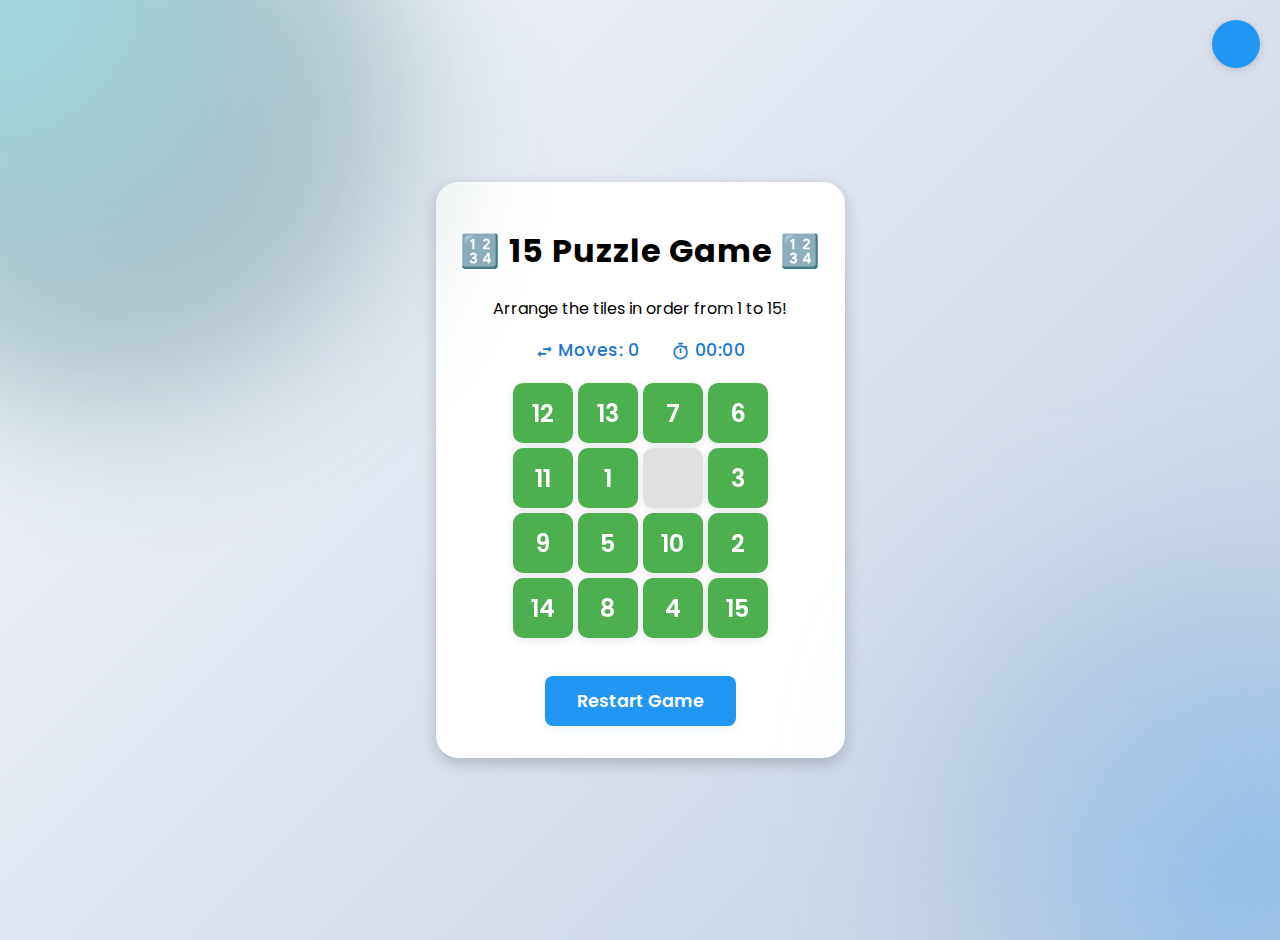
<file: projects/15 Sliding Puzzle/index.html>
<!DOCTYPE html>
<html lang="en">
  <head>
    <meta charset="UTF-8" />
    <meta name="viewport" content="width=device-width, initial-scale=1.0" />
    <title>15 Puzzle Game</title>
    <link rel="stylesheet" href="style.css" />
    <!-- Google Fonts for Material Icons and Poppins font -->
    <link
      href="https://fonts.googleapis.com/icon?family=Material+Icons"
      rel="stylesheet"
    />
    <link
      href="https://fonts.googleapis.com/css2?family=Poppins:wght@400;600;700&display=swap"
      rel="stylesheet"
    />
  </head>
  <body>
    <button id="toggle-dark" class="toggle-dark-btn">
      <span id="toggle-dark-icon" class="material-icons">dark_mode</span>
    </button>
    <div class="container">
      <h1>🔢 15 Puzzle Game 🔢</h1>
      <p>Arrange the tiles in order from 1 to 15!</p>
      <div class="game-stats">
        <span id="move-counter"
          ><span
            class="material-icons"
            style="font-size: 1.1em; vertical-align: middle"
            >swap_horiz</span
          >
          Moves: 0</span
        >
        <span id="timer"
          ><span
            class="material-icons"
            style="font-size: 1.1em; vertical-align: middle"
            >timer</span
          >
          00:00</span
        >
      </div>
      <div id="puzzle" class="puzzle"></div>
      <h2 id="message"></h2>
      <button id="restart">Restart Game</button>
      <div
        id="confetti-canvas"
        style="
          position: absolute;
          left: 0;
          top: 0;
          width: 100%;
          height: 100%;
          pointer-events: none;
          z-index: 10;
          display: none;
        "
      ></div>
    </div>

    <script src="script.js"></script>
    <script>
      // Theme toggle logic: initialize from main site, then standalone
      const toggleDarkBtn = document.getElementById("toggle-dark");
      const toggleDarkIcon = document.getElementById("toggle-dark-icon");
      const html = document.documentElement;

      function setThemeByName(theme) {
        if (theme === "dark") {
          document.body.classList.add("dark-mode");
          toggleDarkIcon.textContent = "light_mode";
        } else {
          document.body.classList.remove("dark-mode");
          toggleDarkIcon.textContent = "dark_mode";
        }
        html.setAttribute("data-theme", theme);
      }

      // Prefer gameTheme, else use main site theme
      const savedGameTheme = localStorage.getItem("gameTheme");
      const mainSiteTheme = localStorage.getItem("theme") || "light";
      const initialTheme = savedGameTheme || mainSiteTheme;
      setThemeByName(initialTheme);

      toggleDarkBtn.addEventListener("click", () => {
        const currentTheme =
          html.getAttribute("data-theme") === "dark" ? "dark" : "light";
        const newTheme = currentTheme === "dark" ? "light" : "dark";
        setThemeByName(newTheme);
        localStorage.setItem("gameTheme", newTheme);
      });
    </script>
  </body>
</html>
</file>
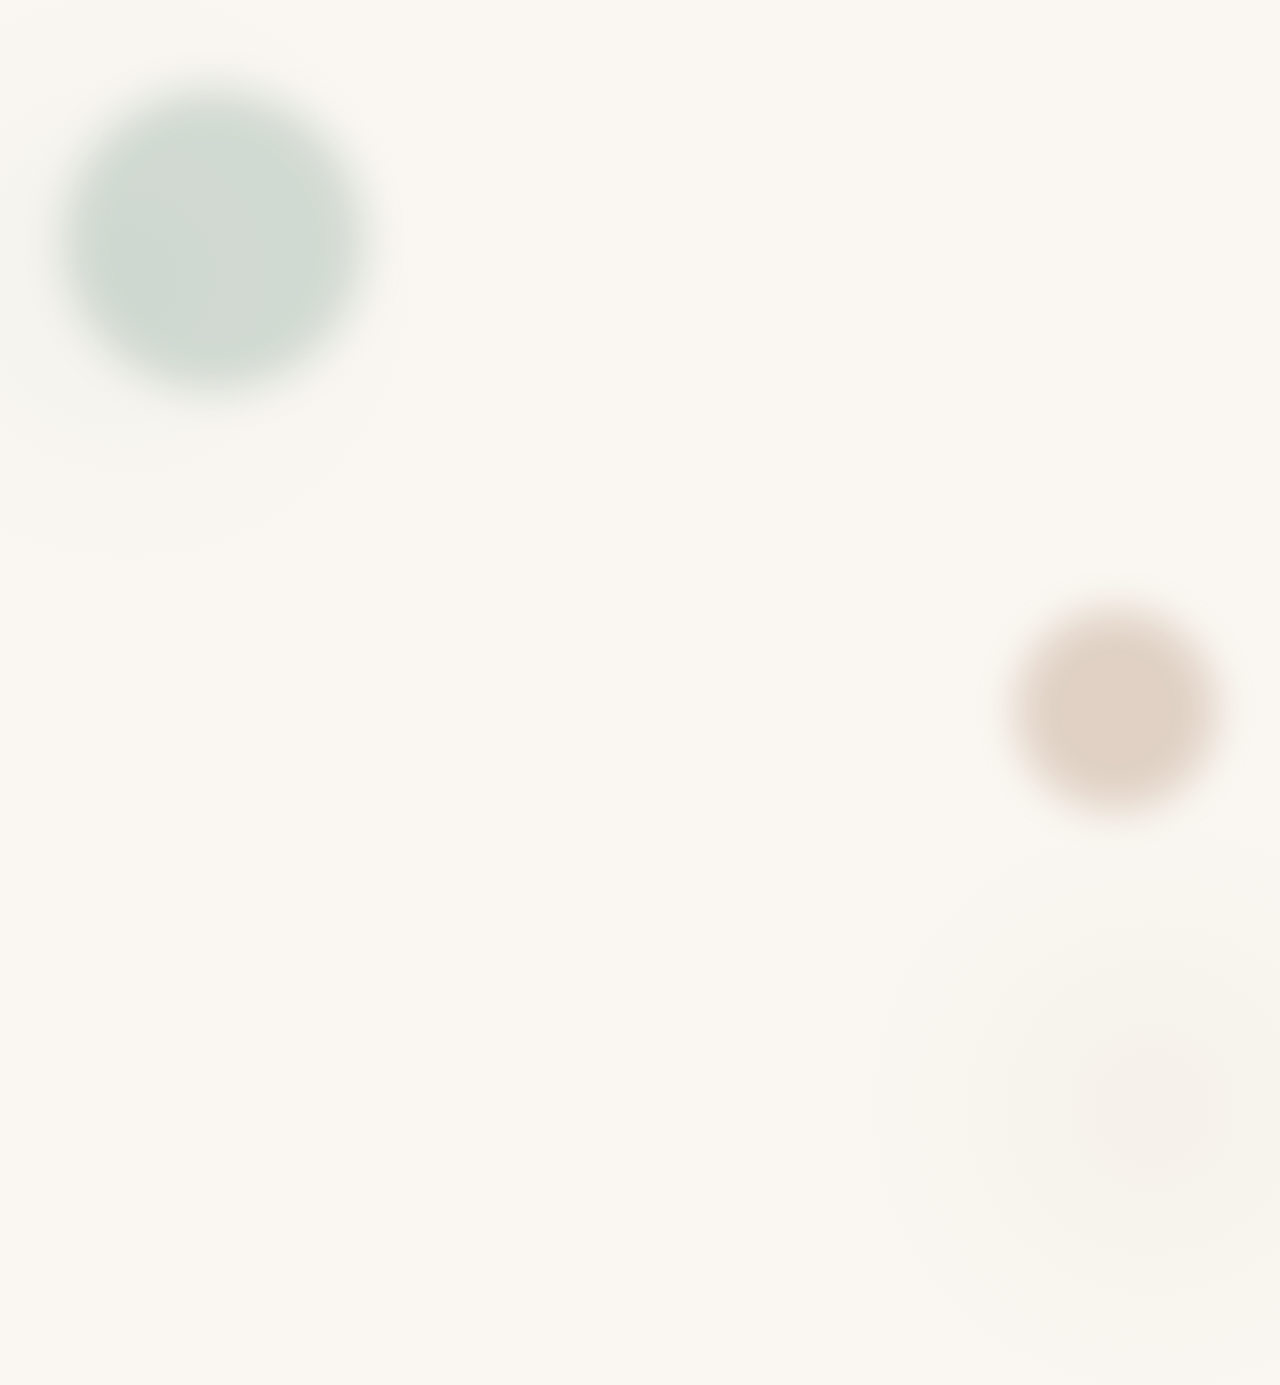
<file: projects/365Days/index.html>
<!DOCTYPE html>
<html lang="en">
<head>
    <meta charset="UTF-8">
    <meta name="viewport" content="width=device-width, initial-scale=1.0">
    <title>365 Days • Progress Tracker</title>
    <link rel="stylesheet" href="https://cdnjs.cloudflare.com/ajax/libs/font-awesome/6.4.0/css/all.min.css">
    <link href="https://fonts.googleapis.com/css2?family=Inter:wght@300;400;500;600&family=Playfair+Display:wght@400;500&display=swap" rel="stylesheet">
    <style>
        :root {
            --color-primary: #7C9D8E;
            --color-secondary: #D4C9B8;
            --color-accent: #A67B5B;
            --color-background: #FAF7F2;
            --color-text: #4A4A4A;
            --color-text-light: #8B8B8B;
            --color-card: rgba(255, 255, 255, 0.85);
            --shadow-subtle: 0 8px 30px rgba(0, 0, 0, 0.04);
            --shadow-elevated: 0 15px 40px rgba(0, 0, 0, 0.08);
            --border-radius: 20px;
            --transition-smooth: all 0.5s cubic-bezier(0.2, 0.8, 0.2, 1);
        }

        * {
            margin: 0;
            padding: 0;
            box-sizing: border-box;
        }

        body {
            font-family: 'Inter', sans-serif;
            background: var(--color-background);
            color: var(--color-text);
            min-height: 100vh;
            padding: 20px;
            display: flex;
            justify-content: center;
            align-items: center;
            background-image: 
                radial-gradient(circle at 10% 20%, rgba(124, 157, 142, 0.05) 0%, transparent 20%),
                radial-gradient(circle at 90% 80%, rgba(166, 123, 91, 0.05) 0%, transparent 20%);
            overflow-x: hidden;
        }

        .container {
            width: 100%;
            max-width: 1200px;
            padding: 30px;
        }

        /* Header Styles */
        .header {
            text-align: center;
            margin-bottom: 50px;
            position: relative;
        }

        .header::after {
            content: '';
            position: absolute;
            bottom: -20px;
            left: 50%;
            transform: translateX(-50%);
            width: 120px;
            height: 2px;
            background: linear-gradient(to right, transparent, var(--color-primary), transparent);
        }

        .main-title {
            font-family: 'Playfair Display', serif;
            font-size: 3.5rem;
            font-weight: 500;
            color: var(--color-primary);
            margin-bottom: 10px;
            letter-spacing: -0.5px;
        }

        .subtitle {
            font-size: 1.2rem;
            color: var(--color-text-light);
            font-weight: 300;
            letter-spacing: 1px;
        }

        .current-date {
            font-size: 1.3rem;
            color: var(--color-primary);
            margin-top: 20px;
            font-weight: 500;
            display: flex;
            align-items: center;
            justify-content: center;
            gap: 10px;
        }

        .current-date i {
            font-size: 1.1rem;
        }

        /* Stats Container */
        .stats-container {
            display: grid;
            grid-template-columns: repeat(auto-fit, minmax(250px, 1fr));
            gap: 25px;
            margin-bottom: 50px;
        }

        .stat-card {
            background: var(--color-card);
            border-radius: var(--border-radius);
            padding: 30px;
            box-shadow: var(--shadow-subtle);
            border: 1px solid rgba(255, 255, 255, 0.8);
            backdrop-filter: blur(10px);
            transition: var(--transition-smooth);
            position: relative;
            overflow: hidden;
        }

        .stat-card:hover {
            transform: translateY(-8px);
            box-shadow: var(--shadow-elevated);
        }

        .stat-card::before {
            content: '';
            position: absolute;
            top: 0;
            left: 0;
            width: 100%;
            height: 4px;
            background: linear-gradient(to right, var(--color-primary), var(--color-accent));
        }

        .stat-icon {
            font-size: 2.2rem;
            color: var(--color-primary);
            margin-bottom: 15px;
            opacity: 0.8;
        }

        .stat-value {
            font-size: 3.5rem;
            font-weight: 300;
            color: var(--color-primary);
            line-height: 1;
            margin-bottom: 5px;
            font-family: 'Playfair Display', serif;
        }

        .stat-label {
            font-size: 1.1rem;
            color: var(--color-text-light);
            font-weight: 400;
            letter-spacing: 0.5px;
        }

        /* Progress Circle */
        .progress-circle-container {
            display: flex;
            justify-content: center;
            margin: 50px 0;
        }

        .progress-circle {
            position: relative;
            width: 220px;
            height: 220px;
        }

        .circle-bg {
            fill: none;
            stroke: rgba(124, 157, 142, 0.1);
            stroke-width: 8;
        }

        .circle-progress {
            fill: none;
            stroke: var(--color-primary);
            stroke-width: 8;
            stroke-linecap: round;
            transform: rotate(-90deg);
            transform-origin: 50% 50%;
            transition: stroke-dashoffset 1.5s ease-in-out;
        }

        .circle-text {
            position: absolute;
            top: 50%;
            left: 50%;
            transform: translate(-50%, -50%);
            text-align: center;
        }

        .circle-percentage {
            font-size: 2.8rem;
            font-weight: 300;
            color: var(--color-primary);
            font-family: 'Playfair Display', serif;
        }

        .circle-label {
            font-size: 1rem;
            color: var(--color-text-light);
            letter-spacing: 1px;
            margin-top: 5px;
        }

        /* Year Dots */
        .year-dots-container {
            background: var(--color-card);
            border-radius: var(--border-radius);
            padding: 40px;
            box-shadow: var(--shadow-subtle);
            backdrop-filter: blur(10px);
            margin-bottom: 40px;
            border: 1px solid rgba(255, 255, 255, 0.8);
        }

        .months-indicator {
            display: flex;
            justify-content: space-between;
            margin-bottom: 25px;
            padding: 0 10px;
        }

        .month-label {
            font-size: 0.85rem;
            color: var(--color-text-light);
            font-weight: 500;
            text-transform: uppercase;
            letter-spacing: 1px;
        }

        .dots-grid {
            display: flex;
            flex-wrap: wrap;
            gap: 8px;
            justify-content: center;
        }

        .dot {
            width: 16px;
            height: 16px;
            border-radius: 50%;
            background-color: rgba(124, 157, 142, 0.1);
            transition: var(--transition-smooth);
            position: relative;
            overflow: hidden;
        }

        .dot::before {
            content: '';
            position: absolute;
            top: 0;
            left: 0;
            width: 100%;
            height: 100%;
            border-radius: 50%;
            background: inherit;
            z-index: 1;
        }

        .dot.filled {
            background-color: var(--color-primary);
            box-shadow: 0 4px 12px rgba(124, 157, 142, 0.3);
        }

        .dot.current {
            background-color: var(--color-accent);
            animation: pulse 2s infinite;
            box-shadow: 0 0 0 4px rgba(166, 123, 91, 0.2);
        }

        .dot.future {
            background-color: rgba(124, 157, 142, 0.05);
        }

        .dot:hover {
            transform: scale(1.3);
        }

        @keyframes pulse {
            0% { box-shadow: 0 0 0 0 rgba(166, 123, 91, 0.4); }
            70% { box-shadow: 0 0 0 10px rgba(166, 123, 91, 0); }
            100% { box-shadow: 0 0 0 0 rgba(166, 123, 91, 0); }
        }

        /* Theme Selector */
        .theme-selector {
            display: flex;
            justify-content: center;
            gap: 15px;
            margin-top: 40px;
        }

        .theme-btn {
            width: 50px;
            height: 50px;
            border-radius: 50%;
            border: 2px solid transparent;
            cursor: pointer;
            transition: var(--transition-smooth);
            position: relative;
            overflow: hidden;
            box-shadow: 0 5px 15px rgba(0, 0, 0, 0.05);
        }

        .theme-btn::after {
            content: '';
            position: absolute;
            top: 0;
            left: 0;
            width: 100%;
            height: 100%;
            border-radius: 50%;
            background: inherit;
        }

        .theme-btn:hover {
            transform: translateY(-5px) scale(1.1);
        }

        .theme-btn.active {
            border-color: var(--color-primary);
            box-shadow: 0 8px 20px rgba(0, 0, 0, 0.1);
        }

        .theme-btn i {
            position: absolute;
            top: 50%;
            left: 50%;
            transform: translate(-50%, -50%);
            color: white;
            font-size: 1.2rem;
            z-index: 2;
            text-shadow: 0 2px 5px rgba(0, 0, 0, 0.2);
        }

        /* Footer */
        .footer {
            text-align: center;
            margin-top: 50px;
            color: var(--color-text-light);
            font-size: 0.95rem;
            letter-spacing: 0.5px;
            padding-top: 30px;
            border-top: 1px solid rgba(124, 157, 142, 0.1);
        }

        .footer p {
            margin-bottom: 10px;
        }

        /* Responsive Design */
        @media (max-width: 992px) {
            .container {
                padding: 20px;
            }
            
            .main-title {
                font-size: 2.8rem;
            }
            
            .stat-value {
                font-size: 2.8rem;
            }
            
            .dot {
                width: 14px;
                height: 14px;
            }
        }

        @media (max-width: 768px) {
            .main-title {
                font-size: 2.2rem;
            }
            
            .stats-container {
                grid-template-columns: 1fr;
                gap: 20px;
            }
            
            .progress-circle {
                width: 180px;
                height: 180px;
            }
            
            .circle-percentage {
                font-size: 2.2rem;
            }
            
            .dot {
                width: 12px;
                height: 12px;
            }
            
            .dots-grid {
                gap: 6px;
            }
            
            .year-dots-container {
                padding: 25px;
            }
            
            .month-label {
                font-size: 0.7rem;
            }
        }

        @media (max-width: 480px) {
            .main-title {
                font-size: 1.9rem;
            }
            
            .subtitle {
                font-size: 1rem;
            }
            
            .stat-card {
                padding: 20px;
            }
            
            .dot {
                width: 10px;
                height: 10px;
            }
            
            .dots-grid {
                gap: 5px;
            }
            
            .theme-btn {
                width: 40px;
                height: 40px;
            }
        }

        /* Floating Background Elements */
        .floating-element {
            position: fixed;
            border-radius: 50%;
            z-index: -1;
            opacity: 0.3;
            filter: blur(20px);
        }

        .floating-1 {
            width: 300px;
            height: 300px;
            background: var(--color-primary);
            top: 10%;
            left: 5%;
            animation: float 20s infinite ease-in-out;
        }

        .floating-2 {
            width: 200px;
            height: 200px;
            background: var(--color-accent);
            bottom: 10%;
            right: 5%;
            animation: float 25s infinite ease-in-out reverse;
        }

        @keyframes float {
            0%, 100% { transform: translateY(0) rotate(0deg); }
            50% { transform: translateY(-30px) rotate(180deg); }
        }

        /* Load-in Animation */
        .animate-in {
            animation: fadeInUp 0.8s ease-out forwards;
            opacity: 0;
        }

        @keyframes fadeInUp {
            from {
                opacity: 0;
                transform: translateY(30px);
            }
            to {
                opacity: 1;
                transform: translateY(0);
            }
        }

        /* Custom Scrollbar */
        ::-webkit-scrollbar {
            width: 8px;
        }

        ::-webkit-scrollbar-track {
            background: rgba(124, 157, 142, 0.05);
            border-radius: 10px;
        }

        ::-webkit-scrollbar-thumb {
            background: var(--color-primary);
            border-radius: 10px;
        }
    </style>
</head>
<body>
    <!-- Floating Background Elements -->
    <div class="floating-element floating-1"></div>
    <div class="floating-element floating-2"></div>

    <div class="container">
        <!-- Header -->
        <header class="header animate-in" style="animation-delay: 0.1s">
            <h1 class="main-title">365 Days</h1>
            <p class="subtitle">Year Progress Tracker</p>
            <div class="current-date">
                <i class="fas fa-calendar-day"></i>
                <span id="currentDate">Loading...</span>
            </div>
        </header>

        <!-- Stats Cards -->
        <div class="stats-container">
            <div class="stat-card animate-in" style="animation-delay: 0.2s">
                <div class="stat-icon">
                    <i class="fas fa-check-circle"></i>
                </div>
                <div class="stat-value" id="daysCompleted">0</div>
                <div class="stat-label">Days Completed</div>
            </div>
            
            <div class="stat-card animate-in" style="animation-delay: 0.3s">
                <div class="stat-icon">
                    <i class="fas fa-hourglass-half"></i>
                </div>
                <div class="stat-value" id="daysLeft">365</div>
                <div class="stat-label">Days Remaining</div>
            </div>
            
            <div class="stat-card animate-in" style="animation-delay: 0.4s">
                <div class="stat-icon">
                    <i class="fas fa-chart-line"></i>
                </div>
                <div class="stat-value" id="percentage">0%</div>
                <div class="stat-label">Year Progress</div>
            </div>
        </div>

        <!-- Progress Circle -->
        <div class="progress-circle-container animate-in" style="animation-delay: 0.5s">
            <div class="progress-circle">
                <svg viewBox="0 0 100 100">
                    <circle class="circle-bg" cx="50" cy="50" r="45"></circle>
                    <circle class="circle-progress" cx="50" cy="50" r="45" stroke-dasharray="283" stroke-dashoffset="283"></circle>
                </svg>
                <div class="circle-text">
                    <div class="circle-percentage" id="circlePercentage">0%</div>
                    <div class="circle-label">Year Complete</div>
                </div>
            </div>
        </div>

        <!-- Year Dots -->
        <div class="year-dots-container animate-in" style="animation-delay: 0.6s">
            <div class="months-indicator">
                <span class="month-label">Jan</span>
                <span class="month-label">Mar</span>
                <span class="month-label">May</span>
                <span class="month-label">Jul</span>
                <span class="month-label">Sep</span>
                <span class="month-label">Nov</span>
                <span class="month-label">Dec</span>
            </div>
            
            <div class="dots-grid" id="yearDots">
                <!-- Dots will be generated by JavaScript -->
            </div>
        </div>

        <!-- Theme Selector -->
        <div class="theme-selector animate-in" style="animation-delay: 0.7s">
            <div class="theme-btn active" data-theme="sage" style="background: linear-gradient(135deg, #7C9D8E, #A6C1B6)">
                <i class="fas fa-leaf"></i>
            </div>
            <div class="theme-btn" data-theme="sand" style="background: linear-gradient(135deg, #D4C9B8, #EFE6D5)">
                <i class="fas fa-sun"></i>
            </div>
            <div class="theme-btn" data-theme="ocean" style="background: linear-gradient(135deg, #6A9FB5, #9BC1D9)">
                <i class="fas fa-water"></i>
            </div>
            <div class="theme-btn" data-theme="forest" style="background: linear-gradient(135deg, #5A8C7A, #89B89E)">
                <i class="fas fa-tree"></i>
            </div>
            <div class="theme-btn" data-theme="berry" style="background: linear-gradient(135deg, #B87C8C, #D9A6B3)">
                <i class="fas fa-heart"></i>
            </div>
        </div>

        <!-- Footer -->
        <footer class="footer animate-in" style="animation-delay: 0.8s">
            <p>Each dot represents a day in the year. Track your progress as time flows.</p>
            <p>Updates automatically • Hover over dots for details</p>
        </footer>
    </div>

    <script>
        document.addEventListener('DOMContentLoaded', function() {
            // DOM Elements
            const yearDotsContainer = document.getElementById('yearDots');
            const daysCompletedElement = document.getElementById('daysCompleted');
            const daysLeftElement = document.getElementById('daysLeft');
            const percentageElement = document.getElementById('percentage');
            const circlePercentageElement = document.getElementById('circlePercentage');
            const circleProgressElement = document.querySelector('.circle-progress');
            const currentDateElement = document.getElementById('currentDate');
            const themeButtons = document.querySelectorAll('.theme-btn');
            
            // Themes configuration
            const themes = {
                sage: {
                    primary: '#7C9D8E',
                    secondary: '#D4C9B8',
                    accent: '#A67B5B',
                    background: '#FAF7F2',
                    text: '#4A4A4A',
                    textLight: '#8B8B8B'
                },
                sand: {
                    primary: '#D4C9B8',
                    secondary: '#A67B5B',
                    accent: '#7C9D8E',
                    background: '#FBF9F5',
                    text: '#5A5A5A',
                    textLight: '#9B8B7A'
                },
                ocean: {
                    primary: '#6A9FB5',
                    secondary: '#A6C1D9',
                    accent: '#5A8C7A',
                    background: '#F5FAFC',
                    text: '#4A6A7A',
                    textLight: '#7A9FB5'
                },
                forest: {
                    primary: '#5A8C7A',
                    secondary: '#A6C1B6',
                    accent: '#7C9D8E',
                    background: '#F5F9F7',
                    text: '#3A5A4A',
                    textLight: '#7A9B8A'
                },
                berry: {
                    primary: '#B87C8C',
                    secondary: '#D9A6B3',
                    accent: '#8C6A9F',
                    background: '#FBF5F7',
                    text: '#5A4A5A',
                    textLight: '#9B7A8A'
                }
            };
            
            // Current theme
            let currentTheme = 'sage';
            
            // Initialize the dots for the year
            function initializeYearDots() {
                yearDotsContainer.innerHTML = '';
                
                // Check if current year is a leap year
                const now = new Date();
                const year = now.getFullYear();
                const isLeapYear = (year % 4 === 0 && year % 100 !== 0) || (year % 400 === 0);
                
                // Days in each month
                const daysInMonth = [31, isLeapYear ? 29 : 28, 31, 30, 31, 30, 31, 31, 30, 31, 30, 31];
                
                // Create dots for each day of the year
                for (let month = 0; month < 12; month++) {
                    for (let day = 1; day <= daysInMonth[month]; day++) {
                        const dot = document.createElement('div');
                        dot.className = 'dot';
                        dot.dataset.month = month;
                        dot.dataset.day = day;
                        yearDotsContainer.appendChild(dot);
                    }
                    
                    // Add a small spacer after each month
                    if (month < 11) {
                        const spacer = document.createElement('div');
                        spacer.style.width = '15px';
                        spacer.style.height = '16px';
                        spacer.style.flexShrink = '0';
                        if (window.innerWidth <= 768) spacer.style.width = '10px';
                        if (window.innerWidth <= 480) spacer.style.width = '5px';
                        yearDotsContainer.appendChild(spacer);
                    }
                }
                
                updateProgress();
            }
            
            // Update progress based on current date
            function updateProgress() {
                const now = new Date();
                const startOfYear = new Date(now.getFullYear(), 0, 1);
                const endOfYear = new Date(now.getFullYear(), 11, 31);
                
                // Calculate days completed and left
                const timeDiff = now - startOfYear;
                const daysCompleted = Math.floor(timeDiff / (1000 * 60 * 60 * 24)) + 1; // +1 to include today
                
                const totalDays = Math.floor((endOfYear - startOfYear) / (1000 * 60 * 60 * 24)) + 1;
                const daysLeft = totalDays - daysCompleted;
                const percentage = ((daysCompleted / totalDays) * 100).toFixed(1);
                
                // Update statistics
                daysCompletedElement.textContent = daysCompleted;
                daysLeftElement.textContent = daysLeft;
                percentageElement.textContent = `${percentage}%`;
                circlePercentageElement.textContent = `${percentage}%`;
                
                // Update progress circle
                const circleCircumference = 2 * Math.PI * 45; // r=45
                const offset = circleCircumference - (daysCompleted / totalDays) * circleCircumference;
                circleProgressElement.style.strokeDashoffset = offset;
                
                // Update current date display
                const monthName = now.toLocaleDateString('en-US', { month: 'long' });
                const day = now.getDate();
                const year = now.getFullYear();
                const daySuffix = getDaySuffix(day);
                const weekday = now.toLocaleDateString('en-US', { weekday: 'long' });
                
                currentDateElement.textContent = `${weekday}, ${monthName} ${day}${daySuffix}, ${year}`;
                
                // Update dots
                const dots = document.querySelectorAll('.dot');
                let dotIndex = 0;
                
                // Days in each month (considering leap year)
                const isLeapYear = (year % 4 === 0 && year % 100 !== 0) || (year % 400 === 0);
                const daysInMonth = [31, isLeapYear ? 29 : 28, 31, 30, 31, 30, 31, 31, 30, 31, 30, 31];
                
                dots.forEach(dot => {
                    const month = parseInt(dot.dataset.month);
                    const day = parseInt(dot.dataset.day);
                    
                    // Calculate day of year
                    let dayOfYear = day;
                    for (let i = 0; i < month; i++) {
                        dayOfYear += daysInMonth[i];
                    }
                    
                    // Update dot appearance based on progress
                    if (dayOfYear < daysCompleted) {
                        dot.className = 'dot filled';
                        dot.title = `${getMonthName(month)} ${day} - Completed`;
                    } else if (dayOfYear === daysCompleted) {
                        dot.className = 'dot filled current';
                        dot.title = `${getMonthName(month)} ${day} - Today`;
                    } else {
                        dot.className = 'dot future';
                        dot.title = `${getMonthName(month)} ${day} - Future`;
                    }
                    
                    dotIndex++;
                });
            }
            
            // Helper function to get day suffix
            function getDaySuffix(day) {
                if (day >= 11 && day <= 13) return 'th';
                switch (day % 10) {
                    case 1: return 'st';
                    case 2: return 'nd';
                    case 3: return 'rd';
                    default: return 'th';
                }
            }
            
            // Helper function to get month name
            function getMonthName(monthIndex) {
                const months = [
                    'January', 'February', 'March', 'April', 'May', 'June',
                    'July', 'August', 'September', 'October', 'November', 'December'
                ];
                return months[monthIndex];
            }
            
            // Theme switching functionality
            function setTheme(themeName) {
                currentTheme = themeName;
                const theme = themes[themeName];
                
                // Update CSS variables
                document.documentElement.style.setProperty('--color-primary', theme.primary);
                document.documentElement.style.setProperty('--color-secondary', theme.secondary);
                document.documentElement.style.setProperty('--color-accent', theme.accent);
                document.documentElement.style.setProperty('--color-background', theme.background);
                document.documentElement.style.setProperty('--color-text', theme.text);
                document.documentElement.style.setProperty('--color-text-light', theme.textLight);
                
                // Update floating elements
                document.querySelector('.floating-1').style.background = theme.primary;
                document.querySelector('.floating-2').style.background = theme.accent;
                
                // Update active theme button
                themeButtons.forEach(btn => {
                    if (btn.dataset.theme === themeName) {
                        btn.classList.add('active');
                    } else {
                        btn.classList.remove('active');
                    }
                });
            }
            
            // Event listeners for theme buttons
            themeButtons.forEach(btn => {
                btn.addEventListener('click', function() {
                    const themeName = this.dataset.theme;
                    setTheme(themeName);
                    
                    // Add click animation
                    this.style.transform = 'scale(0.9)';
                    setTimeout(() => {
                        this.style.transform = '';
                    }, 200);
                });
            });
            
            // Auto-update at midnight
            function scheduleMidnightUpdate() {
                const now = new Date();
                const midnight = new Date();
                midnight.setHours(24, 0, 0, 0);
                
                const timeUntilMidnight = midnight - now;
                
                setTimeout(() => {
                    updateProgress();
                    scheduleMidnightUpdate();
                    
                    // Add a subtle animation to indicate update
                    document.querySelector('.progress-circle').style.transform = 'scale(1.05)';
                    setTimeout(() => {
                        document.querySelector('.progress-circle').style.transform = 'scale(1)';
                    }, 300);
                }, timeUntilMidnight);
            }
            
            // Initialize the page
            initializeYearDots();
            updateProgress();
            scheduleMidnightUpdate();
            
            // Update every minute for edge cases
            setInterval(updateProgress, 60000);
            
            // Handle window resize
            window.addEventListener('resize', initializeYearDots);
            
            // Trigger entrance animations
            setTimeout(() => {
                document.querySelectorAll('.animate-in').forEach(el => {
                    el.style.animationPlayState = 'running';
                });
            }, 100);
            
            // Add a subtle parallax effect on mouse move
            document.addEventListener('mousemove', (e) => {
                const xAxis = (window.innerWidth / 2 - e.pageX) / 50;
                const yAxis = (window.innerHeight / 2 - e.pageY) / 50;
                
                document.querySelector('.floating-1').style.transform = `translate(${xAxis}px, ${yAxis}px)`;
                document.querySelector('.floating-2').style.transform = `translate(${-xAxis}px, ${-yAxis}px)`;
            });
        });
    </script>
</body>
</html>
</file>
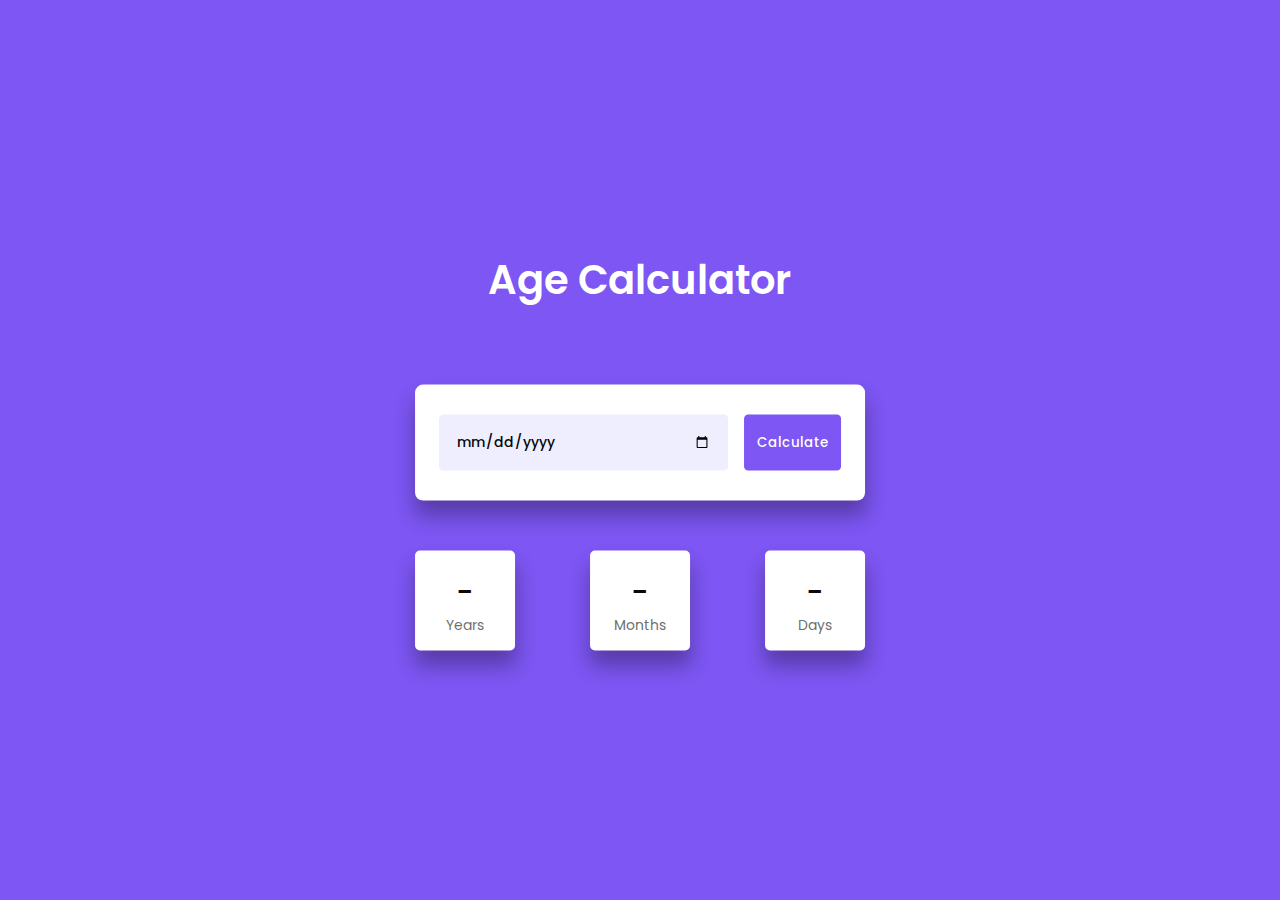
<file: projects/age-calculator-app/index.html>
<!DOCTYPE html>
<html lang="en">
<head>
    <meta charset="UTF-8">
    <meta name="viewport" content="width=device-width, initial-scale=1.0">
    <title>Age Calculator</title>
    <link
      href="https://fonts.googleapis.com/css2?family=Poppins:wght@400;500&display=swap"
      rel="stylesheet"
    />
    <!-- Stylesheet -->
    <link rel="stylesheet" href="style.css" />

</head>
<body>
    <div class="container">
        <h1>Age Calculator</h1>
        <div class="input-wrapper">
            <input type="date" id="date-input">
            <button id="calc-age-btn">Calculate</button>
        </div>
        <div class="output-wrapper">
            <div>
                <span id="years">-</span>
                <p>Years</p>
            </div>
            <div>
                <span id="months">-</span>
                <p>Months</p>
            </div>
            <div>
                <span id="days">-</span>
                <p>Days</p>
            </div>
        </div>
        
    </div>
    <script src="app.js"></script>
</body>
</html>
</file>
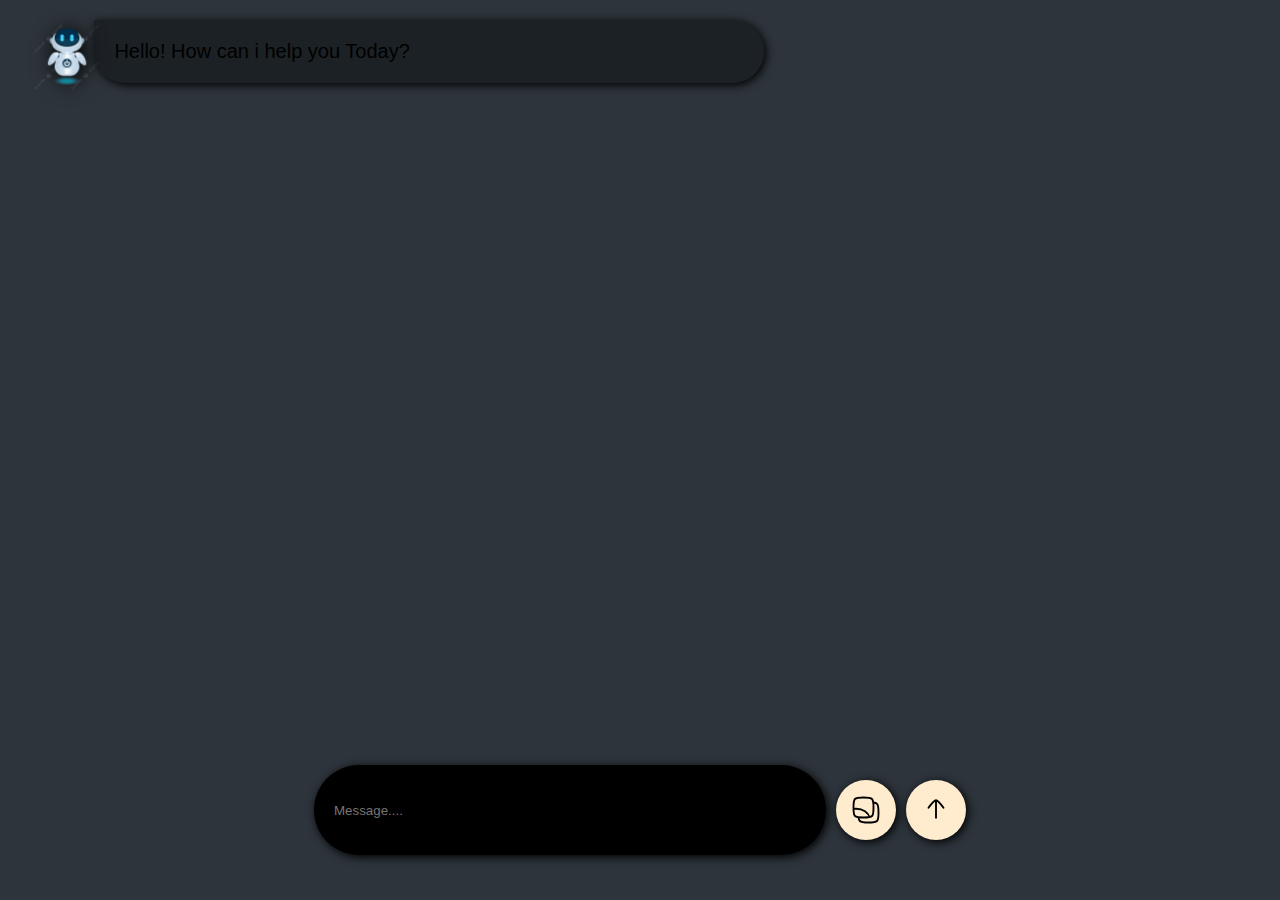
<file: projects/AI-ChatBot/index.html>
<!DOCTYPE html>
<html lang="en">
    <head>
        <meta charset="UTF-8">
        <meta name="viewport" content="width=device-width, intial-scale=1.0">
        <title>AI CHATBOT</title>
        <link rel="stylesheet" href="style.css">
    </head>
    <body>
        <div class="chat-container">
            <div class="ai-chat-box">
                <img src="ai.png" alt="" id="aiImage" width="10%">
                <div class="ai-chat-area">
                    Hello! How can i help you Today?
                </div>
            </div>
        </div>
        <div class="prompt-area">
            <input type="text" id="prompt" placeholder="Message....">
            <button id="image"><img src="img.svg" alt="">
            <input type="file" accept="image/*" hidden></button>
            <button id="submit"><img src="submit.svg" alt=""></button>
        </div>
        <script src="script.js"></script>
    </body>
</html>
</file>
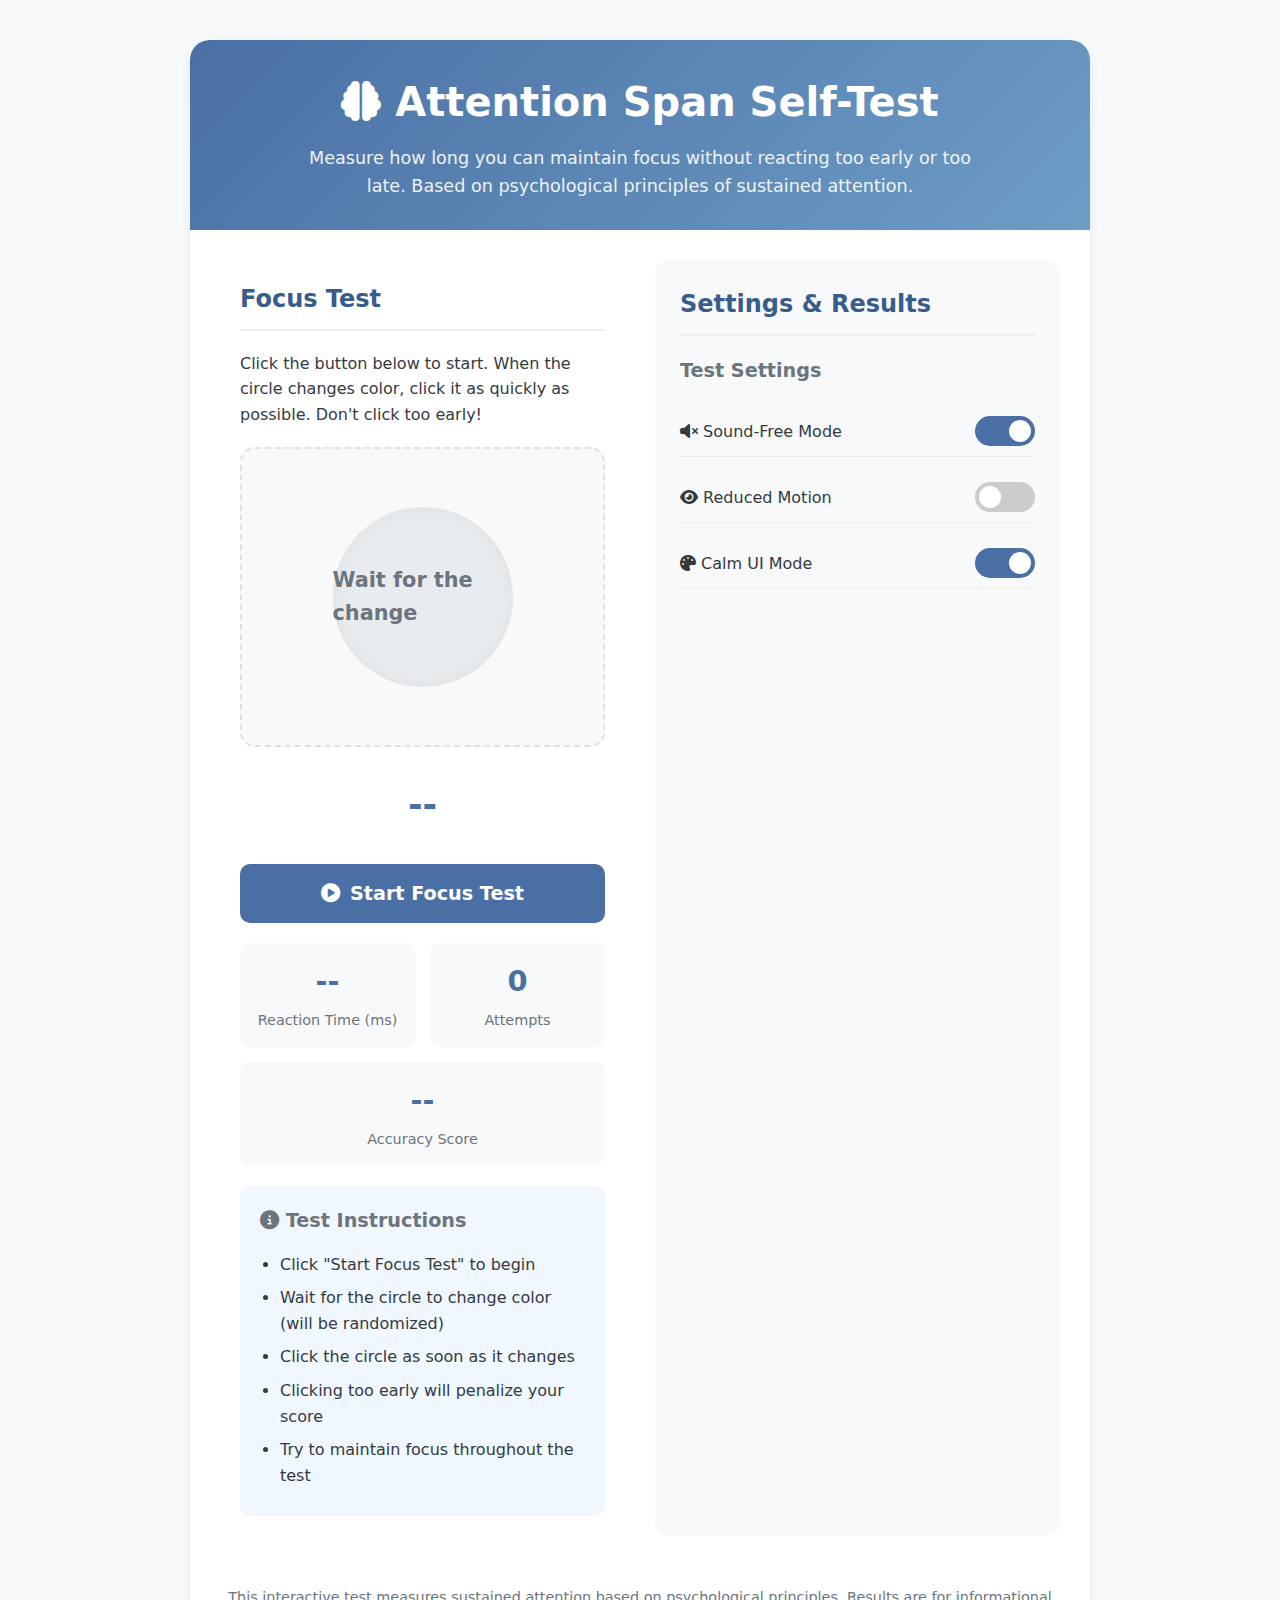
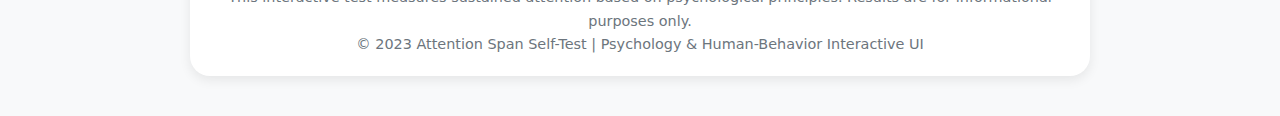
<file: projects/Attention-Span-Self-Test/index.html>
<!DOCTYPE html>
<html lang="en">
<head>
    <meta charset="UTF-8">
    <meta name="viewport" content="width=device-width, initial-scale=1.0">
    <title>Attention Span Self-Test</title>
    <link rel="stylesheet" href="https://cdnjs.cloudflare.com/ajax/libs/font-awesome/6.4.0/css/all.min.css">
   <link rel="stylesheet" href="style.css">
</head>
<body>
    <div class="container">
        <header>
            <h1><i class="fas fa-brain"></i> Attention Span Self-Test</h1>
            <p class="subtitle">Measure how long you can maintain focus without reacting too early or too late. Based on psychological principles of sustained attention.</p>
        </header>
        
        <div class="main-content">
            <div class="test-section">
                <h2>Focus Test</h2>
                <p>Click the button below to start. When the circle changes color, click it as quickly as possible. Don't click too early!</p>
                
                <div class="indicator-container">
                    <div class="indicator" id="visualIndicator">
                        <div class="indicator-text">Wait for the change</div>
                    </div>
                </div>
                
                <div class="timer" id="timer">--</div>
                
                <button class="btn btn-primary btn-large" id="startBtn">
                    <i class="fas fa-play-circle"></i> Start Focus Test
                </button>
                
                <div class="stats">
                    <div class="stat-item">
                        <div class="stat-value" id="reactionTime">--</div>
                        <div class="stat-label">Reaction Time (ms)</div>
                    </div>
                    <div class="stat-item">
                        <div class="stat-value" id="attemptCount">0</div>
                        <div class="stat-label">Attempts</div>
                    </div>
                    <div class="stat-item">
                        <div class="stat-value" id="accuracyScore">--</div>
                        <div class="stat-label">Accuracy Score</div>
                    </div>
                </div>
                
                <div class="instructions">
                    <h3><i class="fas fa-info-circle"></i> Test Instructions</h3>
                    <ul>
                        <li>Click "Start Focus Test" to begin</li>
                        <li>Wait for the circle to change color (will be randomized)</li>
                        <li>Click the circle as soon as it changes</li>
                        <li>Clicking too early will penalize your score</li>
                        <li>Try to maintain focus throughout the test</li>
                    </ul>
                </div>
            </div>
            
            <div class="control-panel">
                <h2>Settings & Results</h2>
                
                <div class="settings">
                    <h3>Test Settings</h3>
                    <div class="settings-options">
                        <div class="setting">
                            <span><i class="fas fa-volume-mute"></i> Sound-Free Mode</span>
                            <label class="toggle">
                                <input type="checkbox" id="soundToggle" checked>
                                <span class="slider"></span>
                            </label>
                        </div>
                        <div class="setting">
                            <span><i class="fas fa-eye"></i> Reduced Motion</span>
                            <label class="toggle">
                                <input type="checkbox" id="motionToggle">
                                <span class="slider"></span>
                            </label>
                        </div>
                        <div class="setting">
                            <span><i class="fas fa-palette"></i> Calm UI Mode</span>
                            <label class="toggle">
                                <input type="checkbox" id="calmUIToggle" checked>
                                <span class="slider"></span>
                            </label>
                        </div>
                    </div>
                </div>
                
                <div class="result-section" id="resultSection">
                    <h3>Your Attention Score</h3>
                    <div class="score-display" id="finalScore">--</div>
                    
                    <div class="meter">
                        <div class="meter-fill" id="accuracyMeter"></div>
                    </div>
                    <div class="attention-levels">
                        <span>Low</span>
                        <span>Average</span>
                        <span>High</span>
                    </div>
                    
                    <div class="feedback">
                        <h3>Feedback</h3>
                        <div class="feedback-message" id="feedbackMessage">
                            Complete the test to see your personalized feedback based on psychological attention span research.
                        </div>
                    </div>
                    
                    <button class="btn btn-secondary btn-large" id="retryBtn">
                        <i class="fas fa-redo"></i> Retry Test
                    </button>
                </div>
            </div>
        </div>
        
        <footer>
            <p>This interactive test measures sustained attention based on psychological principles. Results are for informational purposes only.</p>
            <p>© 2023 Attention Span Self-Test | Psychology & Human-Behavior Interactive UI</p>
        </footer>
    </div>

 <script src="script.js"></script>
</body>
</html>
</file>
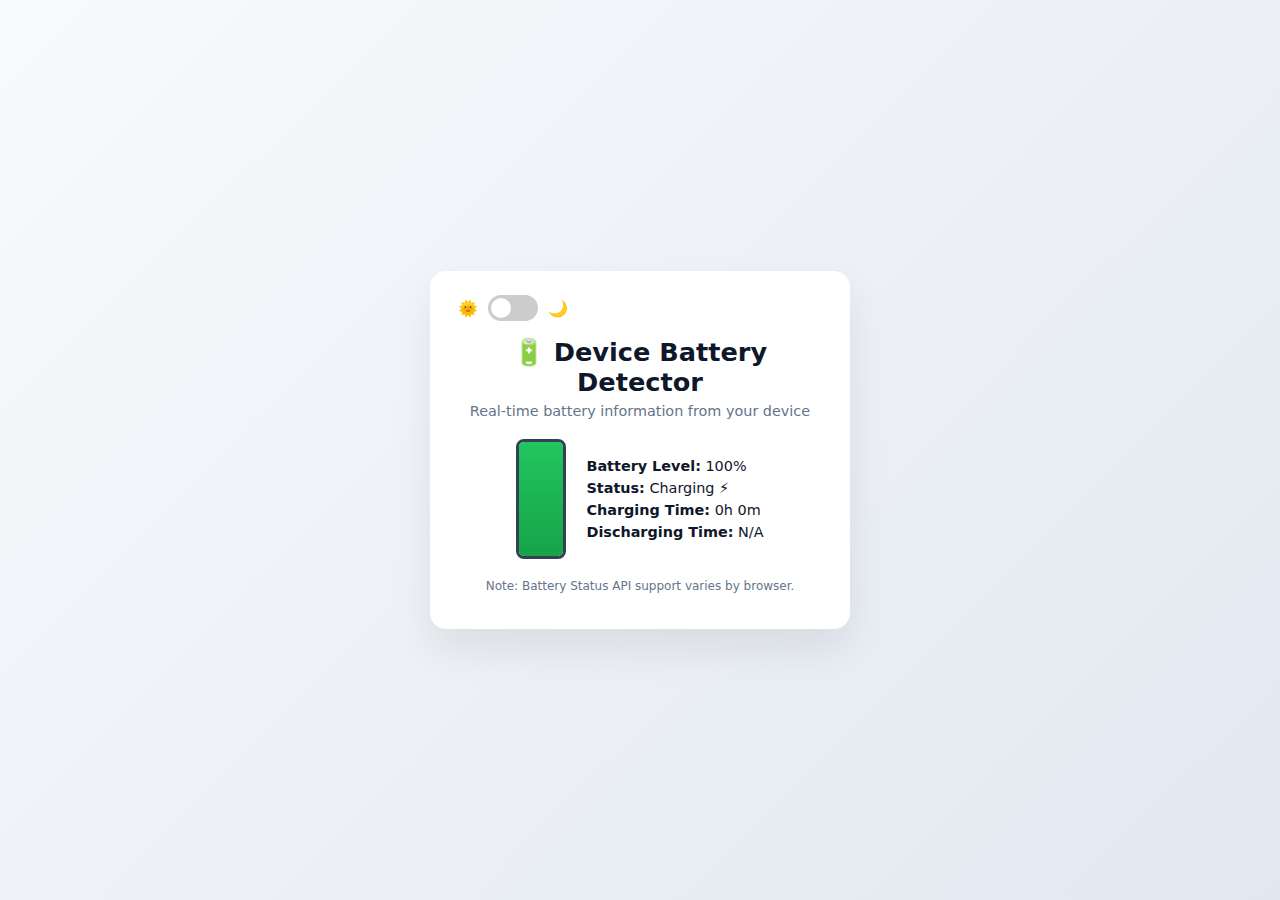
<file: projects/battery-detector/index.html>
<!DOCTYPE html>
<html lang="en">

<head>
  <meta charset="UTF-8" />
  <title>Device Battery Detector</title>
  <meta name="viewport" content="width=device-width, initial-scale=1.0" />
  <link rel="stylesheet" href="style.css" />
</head>

<body>

  <main class="container">
    <div class="theme-toggle">
      <span>🌞</span>
      <label class="switch">
        <input type="checkbox" id="themeToggle" />
        <span class="slider"></span>
      </label>
      <span>🌙</span>
    </div>


    <h1>🔋 Device Battery Detector</h1>
    <p class="subtitle">Real-time battery information from your device</p>

    <div class="battery-card">
      <div class="battery-visual">
        <div class="battery-level" id="batteryLevel"></div>
      </div>

      <div class="battery-info">
        <p><strong>Battery Level:</strong> <span id="levelText">--%</span></p>
        <p><strong>Status:</strong> <span id="statusText">--</span></p>
        <p><strong>Charging Time:</strong> <span id="chargingTime">--</span></p>
        <p><strong>Discharging Time:</strong> <span id="dischargingTime">--</span></p>
      </div>
    </div>

    <p class="note">
      Note: Battery Status API support varies by browser.
    </p>
  </main>

  <script src="script.js"></script>
</body>

</html>
</file>
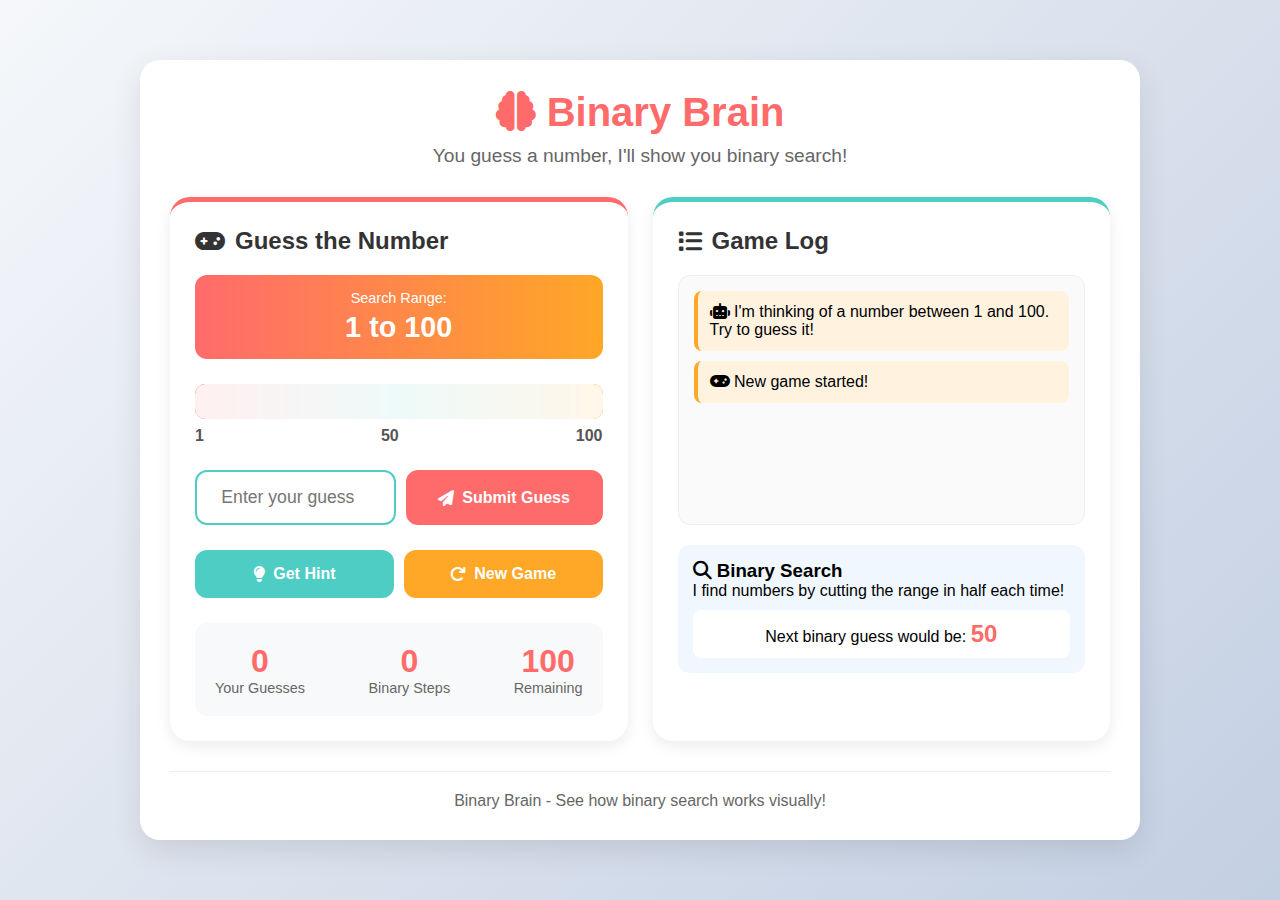
<file: projects/BinaryBrainGame/index.html>
<!DOCTYPE html>
<html lang="en">
<head>
    <meta charset="UTF-8">
    <meta name="viewport" content="width=device-width, initial-scale=1.0">
    <title>Binary Brain - Guess the Number</title>
    <link rel="stylesheet" href="style.css">
    <link rel="stylesheet" href="https://cdnjs.cloudflare.com/ajax/libs/font-awesome/6.4.0/css/all.min.css">
</head>
<body>
    <div class="container">
        <header>
            <h1><i class="fas fa-brain"></i> Binary Brain</h1>
            <p class="subtitle">You guess a number, I'll show you binary search!</p>
        </header>

        <div class="game-area">
            <!-- Left Card - Game -->
            <div class="card game-card">
                <h2><i class="fas fa-gamepad"></i> Guess the Number</h2>
                
                <div class="range-display">
                    <div class="range-label">Search Range:</div>
                    <div class="range-numbers">
                        <span id="min-value">1</span>
                        <span>to</span>
                        <span id="max-value">100</span>
                    </div>
                </div>
                
                <!-- Visual Range Bar -->
                <div class="range-bar-container">
                    <div class="range-bar-bg">
                        <div class="range-bar-fill" id="range-fill"></div>
                    </div>
                    <div class="range-labels">
                        <span id="current-min">1</span>
                        <span id="current-mid">50</span>
                        <span id="current-max">100</span>
                    </div>
                </div>
                
                <!-- Guess Input -->
                <div class="input-section">
                    <input type="number" id="guess-input" placeholder="Enter your guess" min="1" max="100">
                    <button id="guess-btn" class="btn guess-btn">
                        <i class="fas fa-paper-plane"></i> Submit Guess
                    </button>
                </div>
                
                <!-- Buttons -->
                <div class="button-group">
                    <button id="hint-btn" class="btn hint-btn">
                        <i class="fas fa-lightbulb"></i> Get Hint
                    </button>
                    <button id="new-game-btn" class="btn new-game-btn">
                        <i class="fas fa-redo"></i> New Game
                    </button>
                </div>
                
                <!-- Stats -->
                <div class="stats">
                    <div class="stat">
                        <div class="stat-value" id="user-guesses">0</div>
                        <div class="stat-label">Your Guesses</div>
                    </div>
                    <div class="stat">
                        <div class="stat-value" id="binary-steps">0</div>
                        <div class="stat-label">Binary Steps</div>
                    </div>
                    <div class="stat">
                        <div class="stat-value" id="remaining">100</div>
                        <div class="stat-label">Remaining</div>
                    </div>
                </div>
            </div>
            
            <!-- Right Card - Log -->
            <div class="card log-card">
                <h2><i class="fas fa-list"></i> Game Log</h2>
                <div class="log-container" id="game-log">
                    <div class="log-message system">
                        <i class="fas fa-robot"></i> I'm thinking of a number between 1 and 100. Try to guess it!
                    </div>
                </div>
                
                <div class="binary-info">
                    <h3><i class="fas fa-search"></i> Binary Search</h3>
                    <p>I find numbers by cutting the range in half each time!</p>
                    <div class="next-guess">
                        <p>Next binary guess would be: <span id="next-guess">50</span></p>
                    </div>
                </div>
            </div>
        </div>
        
        <footer>
            <p>Binary Brain - See how binary search works visually!</p>
        </footer>
    </div>

    <script src="script.js"></script>
</body>
</html>
</file>
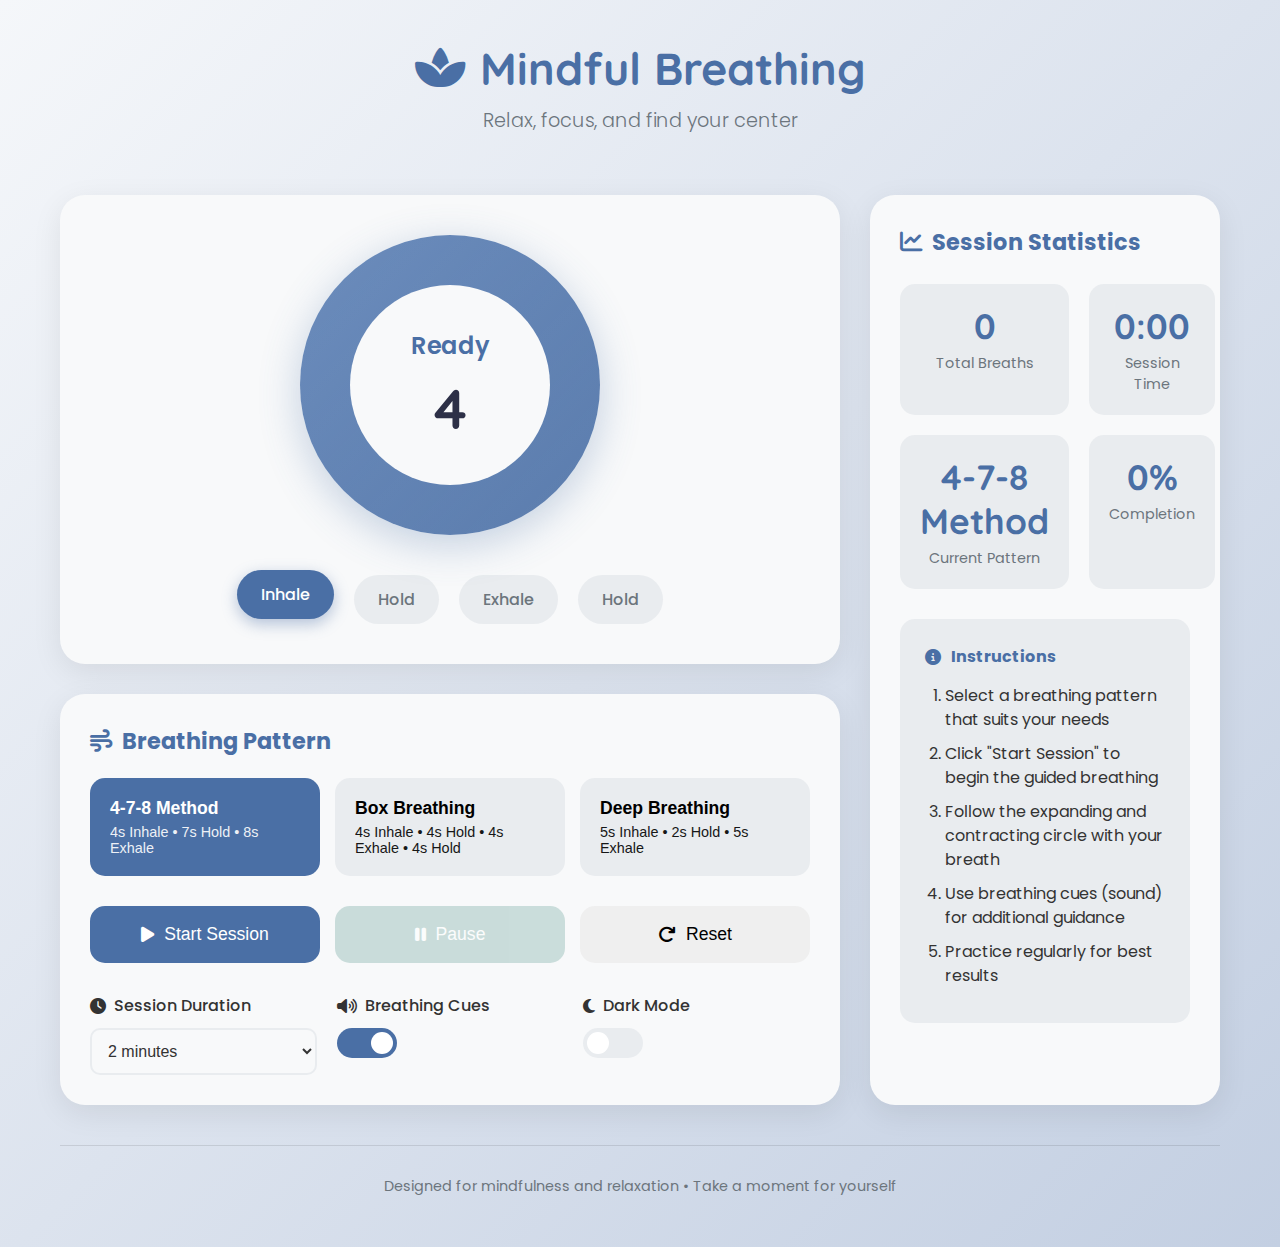
<file: projects/BreathingInterface/index.html>
<!DOCTYPE html>
<html lang="en">
<head>
    <meta charset="UTF-8">
    <meta name="viewport" content="width=device-width, initial-scale=1.0">
    <title>Mindful Breathing Exercise</title>
    <link rel="stylesheet" href="styles.css">
    <link rel="stylesheet" href="https://cdnjs.cloudflare.com/ajax/libs/font-awesome/6.4.0/css/all.min.css">
    <link href="https://fonts.googleapis.com/css2?family=Poppins:wght@300;400;500;600&family=Quicksand:wght@400;500;700&display=swap" rel="stylesheet">
</head>
<body>
    <div class="container">
        <header>
            <h1><i class="fas fa-spa"></i> Mindful Breathing</h1>
            <p class="subtitle">Relax, focus, and find your center</p>
        </header>

        <div class="app-container">
            <div class="main-content">
                <div class="breathing-visualizer">
                    <div class="circle-container">
                        <div class="outer-circle">
                            <div class="inner-circle" id="breathing-circle">
                                <div class="circle-text" id="breath-phase">Breathe In</div>
                                <div class="timer" id="countdown">4</div>
                            </div>
                        </div>
                        <div class="breath-indicators">
                            <div class="indicator inhale active"><span>Inhale</span></div>
                            <div class="indicator hold1"><span>Hold</span></div>
                            <div class="indicator exhale"><span>Exhale</span></div>
                            <div class="indicator hold2"><span>Hold</span></div>
                        </div>
                    </div>
                </div>

                <div class="controls">
                    <div class="pattern-selector">
                        <h3><i class="fas fa-wind"></i> Breathing Pattern</h3>
                        <div class="pattern-options">
                            <button class="pattern-btn active" data-pattern="4-7-8">
                                <div class="pattern-name">4-7-8 Method</div>
                                <div class="pattern-desc">4s Inhale • 7s Hold • 8s Exhale</div>
                            </button>
                            <button class="pattern-btn" data-pattern="box">
                                <div class="pattern-name">Box Breathing</div>
                                <div class="pattern-desc">4s Inhale • 4s Hold • 4s Exhale • 4s Hold</div>
                            </button>
                            <button class="pattern-btn" data-pattern="deep">
                                <div class="pattern-name">Deep Breathing</div>
                                <div class="pattern-desc">5s Inhale • 2s Hold • 5s Exhale</div>
                            </button>
                        </div>
                    </div>

                    <div class="session-controls">
                        <button id="startBtn" class="control-btn primary">
                            <i class="fas fa-play"></i> Start Session
                        </button>
                        <button id="pauseBtn" class="control-btn secondary" disabled>
                            <i class="fas fa-pause"></i> Pause
                        </button>
                        <button id="resetBtn" class="control-btn">
                            <i class="fas fa-redo"></i> Reset
                        </button>
                    </div>

                    <div class="session-settings">
                        <div class="setting">
                            <label for="duration"><i class="fas fa-clock"></i> Session Duration</label>
                            <select id="duration">
                                <option value="1">1 minute</option>
                                <option value="2" selected>2 minutes</option>
                                <option value="5">5 minutes</option>
                                <option value="10">10 minutes</option>
                            </select>
                        </div>
                        
                        <div class="setting">
                            <label for="soundToggle"><i class="fas fa-volume-up"></i> Breathing Cues</label>
                            <div class="toggle-switch">
                                <input type="checkbox" id="soundToggle" checked>
                                <label for="soundToggle" class="toggle-slider"></label>
                            </div>
                        </div>

                        <div class="setting">
                            <label for="themeToggle"><i class="fas fa-moon"></i> Dark Mode</label>
                            <div class="toggle-switch">
                                <input type="checkbox" id="themeToggle">
                                <label for="themeToggle" class="toggle-slider"></label>
                            </div>
                        </div>
                    </div>
                </div>
            </div>

            <div class="stats-panel">
                <h3><i class="fas fa-chart-line"></i> Session Statistics</h3>
                <div class="stats-grid">
                    <div class="stat-card">
                        <div class="stat-value" id="totalBreaths">0</div>
                        <div class="stat-label">Total Breaths</div>
                    </div>
                    <div class="stat-card">
                        <div class="stat-value" id="sessionTime">0:00</div>
                        <div class="stat-label">Session Time</div>
                    </div>
                    <div class="stat-card">
                        <div class="stat-value" id="currentPattern">4-7-8</div>
                        <div class="stat-label">Current Pattern</div>
                    </div>
                    <div class="stat-card">
                        <div class="stat-value" id="completion">0%</div>
                        <div class="stat-label">Completion</div>
                    </div>
                </div>
                
                <div class="instructions">
                    <h4><i class="fas fa-info-circle"></i> Instructions</h4>
                    <ol>
                        <li>Select a breathing pattern that suits your needs</li>
                        <li>Click "Start Session" to begin the guided breathing</li>
                        <li>Follow the expanding and contracting circle with your breath</li>
                        <li>Use breathing cues (sound) for additional guidance</li>
                        <li>Practice regularly for best results</li>
                    </ol>
                </div>
            </div>
        </div>

        <footer>
            <p>Designed for mindfulness and relaxation • Take a moment for yourself</p>
        </footer>
    </div>

    <audio id="inhaleSound" src="https://assets.mixkit.co/sfx/preview/mixkit-deep-arcade-game-notification-234.mp3" preload="auto"></audio>
    <audio id="exhaleSound" src="https://assets.mixkit.co/sfx/preview/mixkit-magic-sparkles-300.mp3" preload="auto"></audio>

    <script src="script.js"></script>
</body>
</html>
</file>
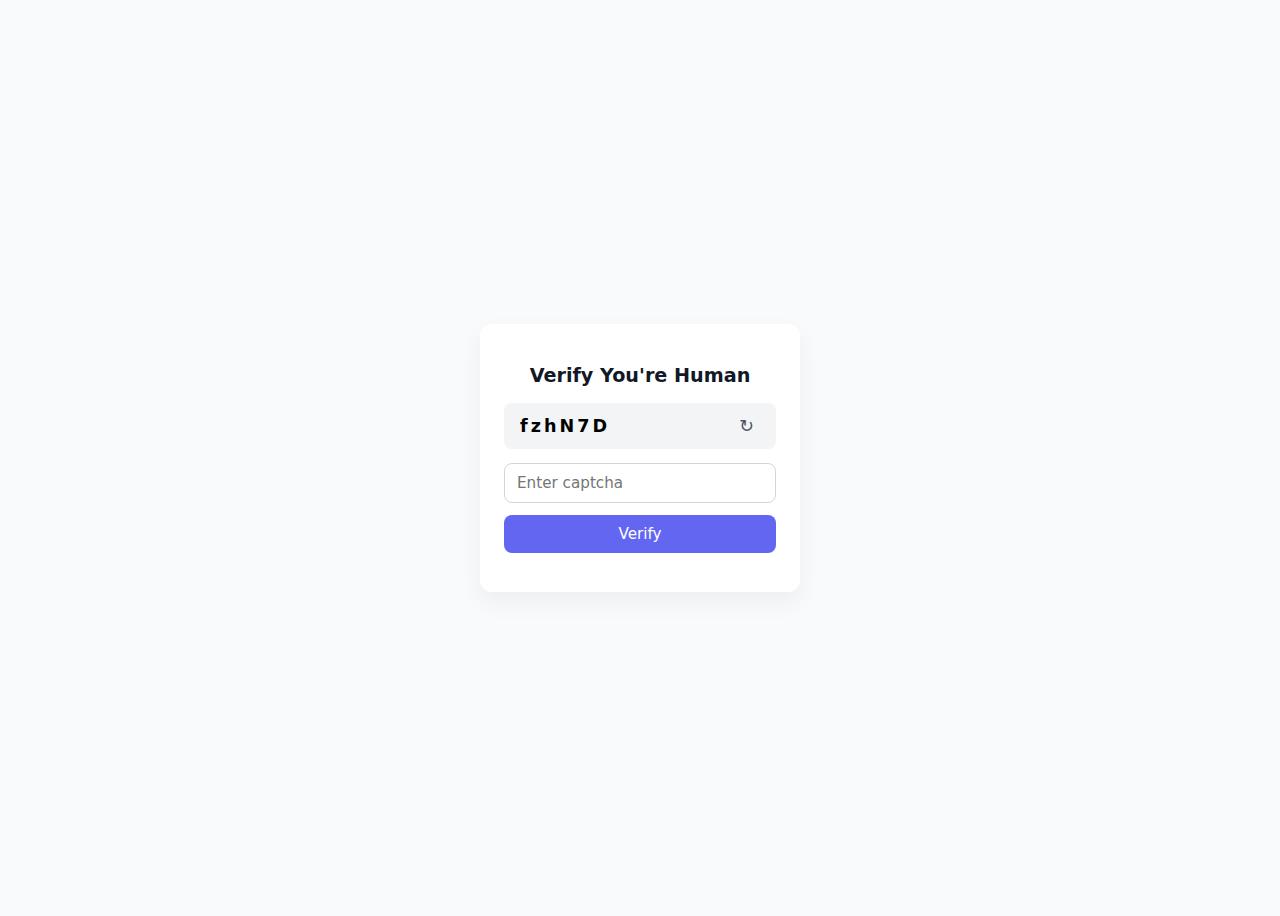
<file: projects/captcha-generator/index.html>
<!DOCTYPE html>
<html lang="en">
<head>
  <meta charset="UTF-8" />
  <title>Captcha Generator</title>
  <link rel="stylesheet" href="style.css" />
</head>
<body>

  <div class="captcha-container">
    <h2>Verify You're Human</h2>

    <div class="captcha-box">
      <span id="captchaText"></span>
      <button id="refreshBtn" aria-label="Refresh captcha">↻</button>
    </div>

    <input
      type="text"
      id="captchaInput"
      placeholder="Enter captcha"
      autocomplete="off"
    />

    <button id="verifyBtn">Verify</button>

    <p id="message"></p>
  </div>

  <script src="script.js"></script>
</body>
</html>
</file>
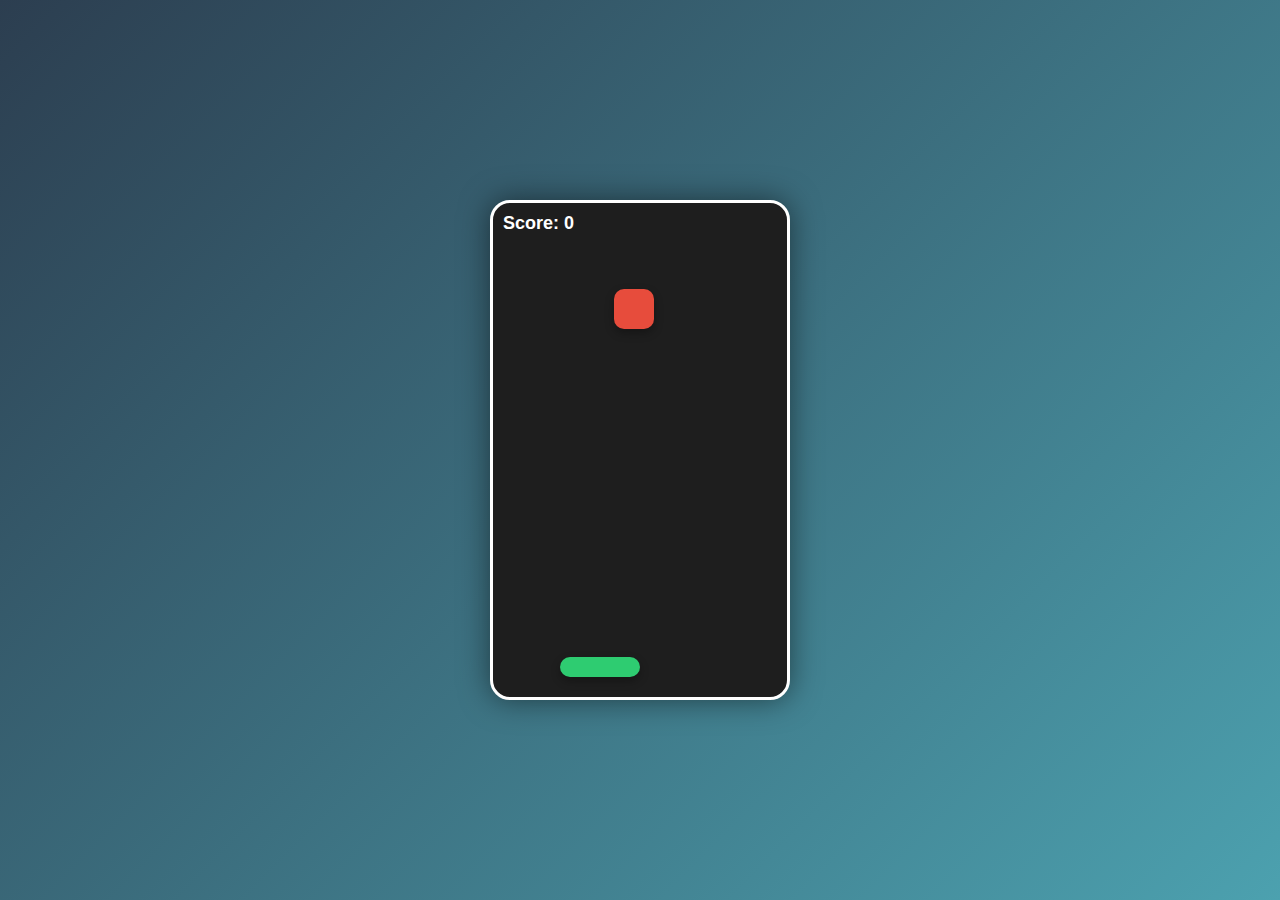
<file: projects/catch-a-block/index.html>
<!DOCTYPE html>
<html lang="en">

<head>
	<meta charset="UTF-8">
	<meta name="viewport" content="width=device-width, initial-scale=1.0">
	<title>Catch the Block Game</title>
    <style src="style.css"></style>
	<style>
		* {
			margin: 0;
			padding: 0;
			box-sizing: border-box;
			font-family: sans-serif;
		}

		body {
			display: flex;
			justify-content: center;
			align-items: center;
			height: 100vh;
			background: linear-gradient(135deg, #2c3e50, #4ca1af);
			overflow: hidden;
		}

		.game-container {
			position: relative;
			width: 300px;
			height: 500px;
			background: #1e1e1e;
			border-radius: 20px;
			border: 3px solid #fff;
			overflow: hidden;
			box-shadow: 0 0 30px rgba(0, 0, 0, 0.5);
		}

		.block {
			position: absolute;
			top: 0;
			left: 50%;
			width: 40px;
			height: 40px;
			background: #e74c3c;
			border-radius: 10px;
			transform: translateX(-50%);
			box-shadow: 0 4px 10px rgba(0, 0, 0, 0.3);
		}

		.paddle {
			position: absolute;
			bottom: 20px;
			width: 80px;
			height: 20px;
			background: #2ecc71;
			border-radius: 10px;
			left: 50%;
			transform: translateX(-50%);
			box-shadow: 0 4px 10px rgba(0, 0, 0, 0.3);
		}

		.score {
			position: absolute;
			top: 10px;
			left: 10px;
			color: #fff;
			font-size: 18px;
			font-weight: bold;
		}
	</style>
</head>

<body>

	<div class="game-container">
		<div class="score">Score: 0</div>
		<div class="block"></div>
		<div class="paddle"></div>
	</div>

	<script>
		const block = document.querySelector('.block');
		const paddle = document.querySelector('.paddle');
		const scoreEl = document.querySelector('.score');
		const container = document.querySelector('.game-container');
		let containerWidth = container.clientWidth;
		let paddleWidth = paddle.offsetWidth;
		let blockSize = block.offsetWidth;
		let paddleX = (containerWidth - paddleWidth) / 2;
		let blockX = Math.random() * (containerWidth - blockSize);
		let blockY = 0;
		let speed = 2;
		let score = 0;
		paddle.style.left = `${paddleX}px`;
		block.style.left = `${blockX}px`;
		// Move paddle with mouse
		container.addEventListener('mousemove', e => {
			let rect = container.getBoundingClientRect();
			paddleX = e.clientX - rect.left - paddleWidth / 2;
			paddleX = Math.max(0, Math.min(containerWidth - paddleWidth, paddleX));
			paddle.style.left = `${paddleX}px`;
		});

		function gameLoop() {
			blockY += speed;
			block.style.top = blockY + 'px';
			// Collision detection
			if (
				blockY + blockSize >= container.clientHeight - 20 && // near paddle
				blockX + blockSize > paddleX &&
				blockX < paddleX + paddleWidth
			) {
				score++;
				scoreEl.textContent = `Score: ${score}`;
				resetBlock();
			}
			// Missed
			if (blockY > container.clientHeight) {
				score = 0;
				scoreEl.textContent = `Score: ${score}`;
				resetBlock();
			}
			requestAnimationFrame(gameLoop);
		}

		function resetBlock() {
			blockY = 0;
			blockX = Math.random() * (containerWidth - blockSize);
			block.style.left = blockX + 'px';
		}
		gameLoop();
	</script>
    <script src="app.js"></script>

</body>

</html>
</file>
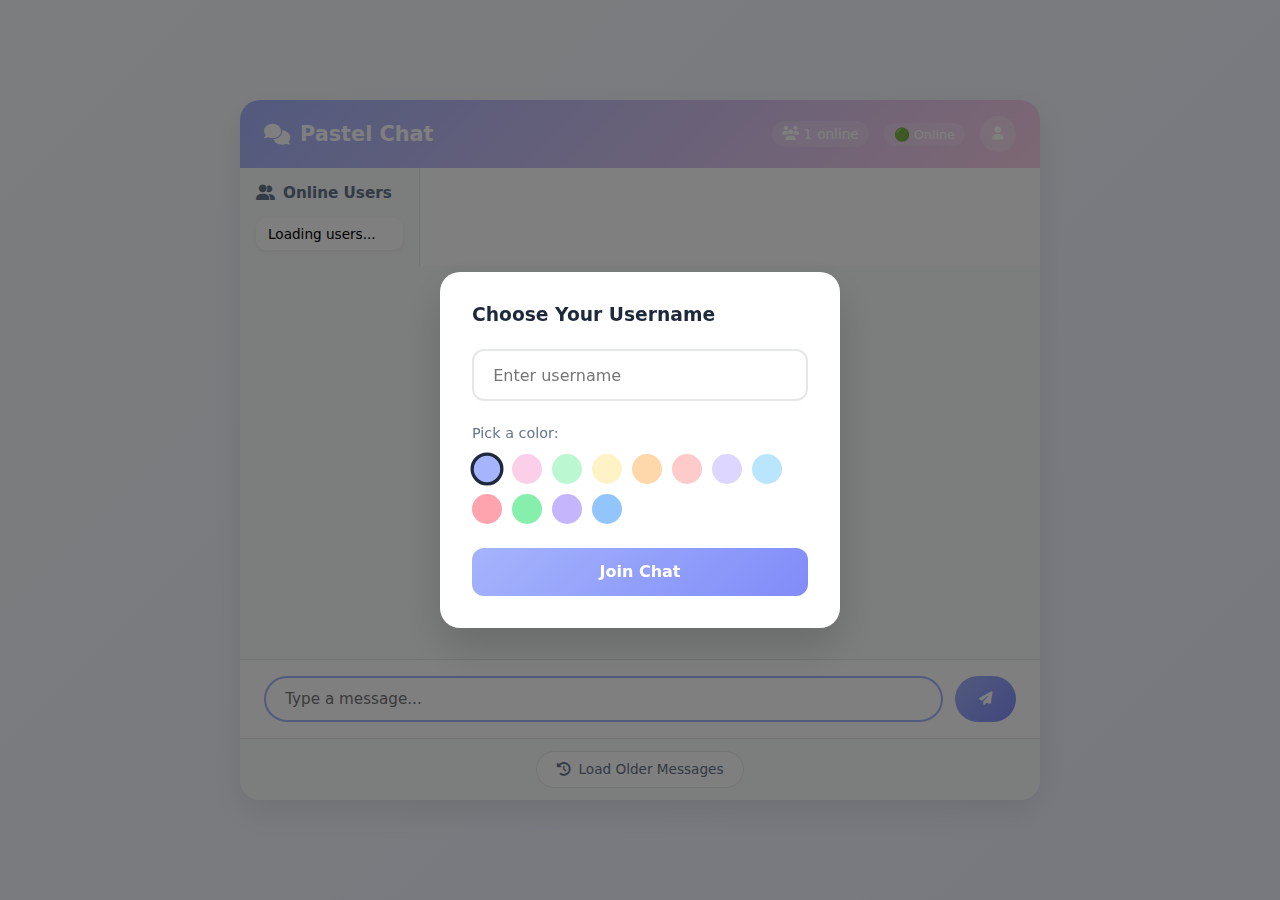
<file: projects/chat-app/index.html>
<!DOCTYPE html>
<html lang="en">
<head>
  <meta charset="UTF-8" />
  <meta name="viewport" content="width=device-width, initial-scale=1.0"/>
  <title>Pastel Chat App</title>
  <link rel="stylesheet" href="styles.css" />
  <link rel="stylesheet" href="https://cdnjs.cloudflare.com/ajax/libs/font-awesome/6.4.0/css/all.min.css">
</head>
<body>

  <div class="chat-container">
    <header class="chat-header">
      <h2><i class="fas fa-comments"></i> Pastel Chat</h2>
      <div class="header-controls">
        <div class="user-count">
          <i class="fas fa-users"></i> <span id="onlineCount">1</span> online
        </div>
        <span class="status" id="connectionStatus">🟢 Online</span>
        <button id="usernameBtn" class="username-btn">
          <i class="fas fa-user"></i>
        </button>
      </div>
    </header>

    <div class="users-sidebar" id="usersSidebar">
      <h3><i class="fas fa-user-friends"></i> Online Users</h3>
      <ul id="usersList">
        <li>Loading users...</li>
      </ul>
    </div>

    <div class="main-chat">
      <div class="chat-messages-container">
        <div id="chatMessages" class="chat-messages">
          <div class="message system">
            <span>Connecting to chat...</span>
          </div>
        </div>
        
        <!-- Typing Indicator -->
        <div id="typingIndicator" class="typing-indicator">
          <span id="typingUsers"></span>
        </div>
      </div>

      <!-- Message Input -->
      <form id="chatForm" class="chat-input">
        <div class="input-group">
          <input
            type="text"
            id="messageInput"
            placeholder="Type a message..."
            autocomplete="off"
          />
          <button type="submit" id="sendBtn">
            <i class="fas fa-paper-plane"></i>
          </button>
        </div>
      </form>
    </div>

    <!-- Load More Messages Button -->
    <div class="load-more-container">
      <button id="loadMoreBtn" class="load-more-btn">
        <i class="fas fa-history"></i> Load Older Messages
      </button>
    </div>
  </div>

  <!-- Username Modal -->
  <div id="usernameModal" class="modal">
    <div class="modal-content">
      <h3>Choose Your Username</h3>
      <input type="text" id="usernameInput" placeholder="Enter username" maxlength="20" />
      <div class="color-picker">
        <span>Pick a color:</span>
        <div class="color-options" id="colorOptions"></div>
      </div>
      <button id="saveUsernameBtn" class="save-btn">Join Chat</button>
    </div>
  </div>

  <script src="script.js"></script>
</body>
</html>
</file>
<file: projects/15 Sliding Puzzle/style.css>
/* Game stats bar */
.game-stats {
  display: flex;
  justify-content: center;
  gap: 32px;
  margin-bottom: 10px;
  font-size: 1.08rem;
  font-family: "Poppins", Arial, sans-serif;
  font-weight: 500;
  color: #1976d2;
  letter-spacing: 0.5px;
}
.dark-mode .game-stats {
  color: #00adb5;
}

/* Confetti canvas placeholder (for future animation) */
#confetti-canvas {
  pointer-events: none;
  z-index: 10;
}
/* Modern style for Restart Game button */
.container #restart {
  padding: 12px 32px;
  font-size: 1.1rem;
  border: none;
  border-radius: 8px;
  background-color: var(--button-bg);
  color: var(--button-color);
  cursor: pointer;
  font-family: "Poppins", Arial, sans-serif;
  font-weight: 600;
  margin-top: 18px;
  margin-bottom: 0;
  box-shadow: 0 2px 8px rgba(33, 150, 243, 0.1);
  transition: background 0.18s, color 0.18s, box-shadow 0.18s;
  outline: none;
  z-index: 2;
  display: inline-block;
}
.container #restart:hover {
  background-color: var(--button-hover-bg);
  color: #fff;
  box-shadow: 0 6px 18px rgba(33, 150, 243, 0.18);
}
body {
  font-family: "Poppins", Arial, sans-serif;
  text-align: center;
  padding: 20px;
  margin: 0;
  min-height: 100vh;
  display: flex;
  justify-content: center; /* Horizontal center */
  align-items: center; /* Vertical center */
  /* Color variables */
  --bg-gradient: linear-gradient(135deg, #f5f7fa, #c3cfe2);
  --container-bg: #fff;
  --container-shadow: 0 5px 15px rgba(0, 0, 0, 0.2);
  --tile-bg: #4caf50;
  --tile-color: #fff;
  --tile-empty-bg: #e0e0e0;
  --button-bg: #2196f3;
  --button-hover-bg: #1976d2;
  --button-color: #fff;
  background: var(--bg-gradient);
  position: relative;
  overflow: hidden;
}

/* Animated background blobs */
body::before,
body::after {
  content: "";
  position: fixed;
  z-index: 0;
  border-radius: 50%;
  filter: blur(80px);
  opacity: 0.35;
  pointer-events: none;
  transition: opacity 0.5s;
}
body::before {
  width: 600px;
  height: 600px;
  left: -200px;
  top: -200px;
  background: radial-gradient(circle at 30% 30%, #00adb5 0%, #393e46 100%);
  animation: blobMove1 18s ease-in-out infinite alternate;
}
body::after {
  width: 500px;
  height: 500px;
  right: -150px;
  bottom: -150px;
  background: radial-gradient(circle at 70% 70%, #2196f3 0%, #c3cfe2 100%);
  animation: blobMove2 22s ease-in-out infinite alternate;
}

@keyframes blobMove1 {
  0% {
    transform: translateY(0) scale(1);
  }
  100% {
    transform: translateY(60px) scale(1.15);
  }
}
@keyframes blobMove2 {
  0% {
    transform: translateY(0) scale(1);
  }
  100% {
    transform: translateY(-40px) scale(1.1);
  }
}
/* Toggle dark mode button styles */
.toggle-dark-btn {
  position: absolute;
  top: 20px;
  right: 20px;
  width: 48px;
  height: 48px;
  background: #2196f3;
  border: none;
  outline: none;
  cursor: pointer;
  font-size: 2rem;
  z-index: 100;
  color: #fff;
  border-radius: 50%;
  display: flex;
  align-items: center;
  justify-content: center;
  box-shadow: 0 2px 8px rgba(0, 0, 0, 0.15);
  transition: background 0.2s, color 0.2s;
}
.toggle-dark-btn:hover {
  background: #1976d2;
}
.dark-mode .toggle-dark-btn {
  background: #393e46;
  color: #fff;
}
.dark-mode .toggle-dark-btn:hover {
  background: #222831;
}

.container {
  max-width: 400px;
  margin: auto;
  background: var(--container-bg);
  padding: 24px 24px 32px 24px;
  border-radius: 22px;
  box-shadow: var(--container-shadow);
}

.puzzle {
  display: grid;
  grid-template-columns: repeat(4, 60px);
  grid-gap: 5px;
  justify-content: center;
  margin: 20px 0;
}

.tile {
  width: 60px;
  height: 60px;
  background: var(--tile-bg);
  color: var(--tile-color);
  display: flex;
  justify-content: center;
  align-items: center;
  font-family: "Poppins", Arial, sans-serif;
  font-weight: 600;
  font-size: 1.5rem;
  border-radius: 10px;
  cursor: pointer;
  user-select: none;
  transition: all 0.2s cubic-bezier(0.4, 2, 0.3, 1);
}

.tile.empty {
  background: var(--tile-empty-bg);
  cursor: default;
}

.tile {
  width: 60px;
  height: 60px;
  background: var(--tile-bg);
  color: var(--tile-color);
  display: flex;
  justify-content: center;
  align-items: center;
  font-family: "Poppins", Arial, sans-serif;
  font-weight: 600;
  font-size: 1.5rem;
  border-radius: 10px;
  cursor: pointer;
  user-select: none;
  box-shadow: 0 2px 8px rgba(0, 0, 0, 0.1);
  transition: transform 0.18s cubic-bezier(0.4, 2, 0.3, 1),
    box-shadow 0.18s cubic-bezier(0.4, 2, 0.3, 1);
  z-index: 1;
}
.tile:not(.empty):hover {
  transform: scale(1.08) translateY(-2px);
  box-shadow: 0 6px 18px rgba(33, 150, 243, 0.18);
}
.tile:not(.empty):active {
  transform: scale(0.97);
  box-shadow: 0 2px 8px rgba(33, 150, 243, 0.1);
}

/* Fix dark mode and button styles */
.dark-mode {
  --bg-gradient: linear-gradient(135deg, #181c22 0%, #232526 100%);
  --container-bg: #23272f;
  --container-shadow: 0 5px 24px rgba(0, 0, 0, 0.7);
  --tile-bg: #4caf50;
  --tile-color: #fff;
  --tile-empty-bg: #393e46;
  --button-bg: #00adb5;
  --button-hover-bg: #008891;
  --button-color: #eeeeee;
  --blob1: radial-gradient(circle at 30% 30%, #232526 0%, #181c22 100%);
  --blob2: radial-gradient(circle at 70% 70%, #232526 0%, #181c22 100%);
}

/* White heading and subtext in dark mode */
.container h1 {
  font-family: "Poppins", Arial, sans-serif;
  font-weight: 700;
  letter-spacing: 1px;
}
.container p {
  font-family: "Poppins", Arial, sans-serif;
  font-weight: 400;
}
.dark-mode .container h1,
.dark-mode .container p {
  color: #fff;
}

h2 {
  margin: 10px 0;
}

/* Mobile responsiveness */
@media (max-width: 400px) {
  .puzzle {
    grid-template-columns: repeat(4, 40px);
    grid-gap: 4px;
  }
  .tile {
    width: 40px;
    height: 40px;
    font-size: 1rem;
  }
}
</file>
<file: projects/age-calculator-app/style.css>
* {
  padding: 0;
  margin: 0;
  box-sizing: border-box;
  font-family: "Poppins", sans-serif;
}
body {
  background-color: #7d56f3;
}
.container {
  width: min(60%, 28.12em);
  position: absolute;
  transform: translate(-50%, -50%);
  top: 50%;
  left: 50%;
}
.container * {
  border: none;
  outline: none;
}
h1{
    color:#ffffff;
    font-size: 2.5em;
    margin-bottom: 1.87em;
    font-weight: 600;
    text-align: center;
}
.input-wrapper{
    background-color: #ffffff;
    padding:1.87em 1.5em;
    border-radius: 0.5em;
    box-shadow:0 0.93em 1.25em rgba(0,0,0,0.3);
    margin-bottom: 3.12em;
    display:grid;
    grid-template-columns: 9fr 3fr;
    gap:1em;
}
input ,
button{
    font-weight: 500;
    border-radius: 0.31em;

}
input {
  background-color: #eeeeff;
  color: #080808;
  padding: 1.2em 1.25em;
  font-size: 0.87em;
}
button{
    color:#ffffff;
    background-color: #7d56f3;
}
.output-wrapper{
   width:100%;
   display:flex;
   justify-content: space-between;
}
.output-wrapper div{
    height:6.25em;
    width: 6.25em;
    background-color: #ffffff;
    border-radius: 0.31em;
    color:#080808;
    display:grid;
    place-items: center;
    padding:1.25em 0em;
    box-shadow: 0 0.93em 1.25em rgba(0, 0, 0, 0.3);
}
span{
    font-size: 1.87em;
    font-weight: 500;
}
p{
    font-size: 0.87em;
    color:#707070;
    font-weight: 400;
}
</file>
<file: projects/AI-ChatBot/style.css>
*{
    margin: 0;
    padding: 0;
    box-sizing: border-box;
    font-family: 'Gill Sans', 'Gill Sans MT', calibri, 'Trebucher MS', sans-serif;

}
body
{
    width: 100%;
    height: 100vh;

}
.chat-container
{
    width: 100%;
    height: 80%;
    background-color: rgb(45,52,59);
    padding: 20px;
    display: flex;
    flex-direction: column;
    gap: 20px;
    font-size: 20px;
    overflow: auto;
}
.user-chat-box{
    width: 60%;
    position: relative;
    left: 30%;
}
.ai-chat-box{
    width: 60%;
    position: relative;
    
}
.user-chat-area{
    width: 90%;
    padding: 20px;
    background-color: black;
    color: rgba(255,255,255,0.639);
    border-radius: 40px 0px 40px 40px;
    box-shadow: 2px 2px 10px black;
    display: flex;
    gap: 10px;
    flex-direction: column;
}
.chooseimg{
    width: 30%;
    border-radius: 30px;
}
.ai-chat-area{
    width: 90%;
    padding: 20px;
    background-color: rgba(0,0,0,0.361);
    position: relative;
    left: 10%;
    border-radius: 0px 40px 40px 40px;
    box-shadow: 2px 2px 10px black;
}
#userImage
{
    position: absolute;
    right: 0;
    filter: drop-shadow(2px 2px 10px black);
    margin-left: 10px;
}
#aiImage
{
    position: absolute;
    left: 0;
    filter: drop-shadow(2px 2px 10px black);
    margin-left: 10px;
}
.prompt-area
{
    width: 100%;
    height: 20%;
    background-color: rgb(45,52,59);
    display: flex;
    align-items: center;
    justify-content: center;
    gap: 10px;
}
.prompt-area input
{
    width: 40%;
    height: 50%;
    background-color: black;
    outline: none;
    border: none;
    border-radius: 50px;
    padding: 20px;
    color: white;
    font: 20px;
    box-shadow: 2px 2px 10px black;


}
.prompt-area button{
    width: 60px;
    height: 60px;
    border-radius: 50%;
    background-color: blanchedalmond;
    border: none;
    box-shadow: 2px 2px 10px black;
    cursor: pointer;
    transition: all 0.5s;
}
.propmpt-area button:hover{
    background-color: rgba(0,0,0,0.338);
}
.load
{
        filter: drop-shadow(2px 2px 10px black);
}
.choose{
    width: 50px;
    height: 50px;
    border-radius: 50%;

}

#image{
    display: flex;
    align-items: center;
    justify-content: center;

}
@media (max-width:600px)
{
    .user-chat-box{
        width: 80%;
        left: 20%;
    }
    .ai-chat-box{
        width: 80%;
    }
    
}
</file>
<file: projects/Attention-Span-Self-Test/style.css>
* {
            margin: 0;
            padding: 0;
            box-sizing: border-box;
            font-family: 'Segoe UI', system-ui, sans-serif;
        }
        
        :root {
            --primary: #4a6fa5;
            --primary-dark: #385d8a;
            --secondary: #6d9dc5;
            --accent: #ff9a76;
            --light: #f8f9fa;
            --dark: #343a40;
            --gray: #6c757d;
            --success: #28a745;
            --warning: #ffc107;
            --danger: #dc3545;
            --shadow: 0 4px 12px rgba(0, 0, 0, 0.08);
            --transition: all 0.3s ease;
        }
        
        body {
            background-color: #f0f5ff;
            color: var(--dark);
            line-height: 1.6;
            min-height: 100vh;
            padding: 20px;
            display: flex;
            flex-direction: column;
            align-items: center;
            justify-content: center;
        }
        
        .container {
            max-width: 900px;
            width: 100%;
            background-color: white;
            border-radius: 20px;
            box-shadow: var(--shadow);
            overflow: hidden;
            margin: 20px 0;
        }
        
        header {
            background: linear-gradient(135deg, var(--primary), var(--secondary));
            color: white;
            padding: 30px;
            text-align: center;
        }
        
        h1 {
            font-size: 2.5rem;
            margin-bottom: 10px;
        }
        
        .subtitle {
            font-size: 1.1rem;
            opacity: 0.9;
            max-width: 700px;
            margin: 0 auto;
        }
        
        .main-content {
            padding: 30px;
            display: grid;
            grid-template-columns: 1fr 1fr;
            gap: 30px;
        }
        
        @media (max-width: 768px) {
            .main-content {
                grid-template-columns: 1fr;
            }
        }
        
        .test-section {
            padding: 20px;
        }
        
        .control-panel {
            background-color: #f8f9fa;
            border-radius: 15px;
            padding: 25px;
            height: 100%;
        }
        
        .settings {
            margin-bottom: 30px;
        }
        
        h2 {
            color: var(--primary-dark);
            margin-bottom: 20px;
            padding-bottom: 10px;
            border-bottom: 2px solid #eee;
        }
        
        h3 {
            color: var(--gray);
            margin-bottom: 15px;
            font-size: 1.2rem;
        }
        
        .btn {
            padding: 14px 28px;
            border: none;
            border-radius: 10px;
            font-size: 1rem;
            font-weight: 600;
            cursor: pointer;
            transition: var(--transition);
            display: inline-flex;
            align-items: center;
            justify-content: center;
            gap: 10px;
        }
        
        .btn-primary {
            background-color: var(--primary);
            color: white;
        }
        
        .btn-primary:hover {
            background-color: var(--primary-dark);
            transform: translateY(-2px);
        }
        
        .btn-secondary {
            background-color: #e9ecef;
            color: var(--dark);
        }
        
        .btn-secondary:hover {
            background-color: #dee2e6;
        }
        
        .btn-large {
            width: 100%;
            padding: 18px;
            font-size: 1.2rem;
            margin-top: 10px;
        }
        
        .indicator-container {
            position: relative;
            height: 300px;
            display: flex;
            align-items: center;
            justify-content: center;
            margin: 20px 0 30px;
            border-radius: 15px;
            background-color: #f8f9fa;
            overflow: hidden;
            border: 2px dashed #dee2e6;
        }
        
        .indicator {
            width: 180px;
            height: 180px;
            border-radius: 50%;
            background-color: #e9ecef;
            transition: var(--transition);
            display: flex;
            align-items: center;
            justify-content: center;
            cursor: pointer;
            position: relative;
            box-shadow: inset 0 0 20px rgba(0, 0, 0, 0.05);
        }
        
        .indicator.active {
            background-color: var(--accent);
            transform: scale(1.05);
            box-shadow: 0 0 30px rgba(255, 154, 118, 0.4);
        }
        
        .indicator-text {
            font-size: 1.3rem;
            font-weight: 600;
            color: var(--gray);
            transition: var(--transition);
        }
        
        .indicator.active .indicator-text {
            color: white;
        }
        
        .pulse {
            position: absolute;
            width: 180px;
            height: 180px;
            border-radius: 50%;
            background-color: rgba(74, 111, 165, 0.1);
            animation: pulse 2s infinite;
        }
        
        @keyframes pulse {
            0% { transform: scale(1); opacity: 1; }
            100% { transform: scale(1.3); opacity: 0; }
        }
        
        .timer {
            font-size: 2.2rem;
            font-weight: 700;
            color: var(--primary);
            text-align: center;
            margin: 20px 0;
        }
        
        .stats {
            display: flex;
            justify-content: space-between;
            margin-top: 20px;
            flex-wrap: wrap;
            gap: 15px;
        }
        
        .stat-item {
            flex: 1;
            min-width: 120px;
            background-color: #f8f9fa;
            padding: 15px;
            border-radius: 10px;
            text-align: center;
        }
        
        .stat-value {
            font-size: 1.8rem;
            font-weight: 700;
            color: var(--primary);
        }
        
        .stat-label {
            font-size: 0.9rem;
            color: var(--gray);
            margin-top: 5px;
        }
        
        .feedback {
            background-color: #f8f9fa;
            border-radius: 15px;
            padding: 25px;
            margin-top: 30px;
            border-left: 5px solid var(--primary);
        }
        
        .feedback h3 {
            color: var(--primary-dark);
            margin-bottom: 15px;
        }
        
        .feedback-message {
            font-size: 1.1rem;
            line-height: 1.7;
        }
        
        .score-display {
            font-size: 3rem;
            font-weight: 800;
            text-align: center;
            color: var(--primary);
            margin: 10px 0;
        }
        
        .meter {
            height: 12px;
            background-color: #e9ecef;
            border-radius: 6px;
            margin: 25px 0;
            overflow: hidden;
        }
        
        .meter-fill {
            height: 100%;
            background: linear-gradient(to right, var(--danger), var(--warning), var(--success));
            width: 0%;
            transition: width 1s ease;
        }
        
        .settings-options {
            display: flex;
            flex-direction: column;
            gap: 15px;
            margin-top: 20px;
        }
        
        .setting {
            display: flex;
            align-items: center;
            justify-content: space-between;
            padding: 10px 0;
            border-bottom: 1px solid #eee;
        }
        
        .toggle {
            position: relative;
            display: inline-block;
            width: 60px;
            height: 30px;
        }
        
        .toggle input {
            opacity: 0;
            width: 0;
            height: 0;
        }
        
        .slider {
            position: absolute;
            cursor: pointer;
            top: 0;
            left: 0;
            right: 0;
            bottom: 0;
            background-color: #ccc;
            transition: .4s;
            border-radius: 34px;
        }
        
        .slider:before {
            position: absolute;
            content: "";
            height: 22px;
            width: 22px;
            left: 4px;
            bottom: 4px;
            background-color: white;
            transition: .4s;
            border-radius: 50%;
        }
        
        input:checked + .slider {
            background-color: var(--primary);
        }
        
        input:checked + .slider:before {
            transform: translateX(30px);
        }
        
        .instructions {
            background-color: #f0f7ff;
            border-radius: 10px;
            padding: 20px;
            margin-top: 20px;
        }
        
        .instructions ul {
            padding-left: 20px;
            margin-top: 10px;
        }
        
        .instructions li {
            margin-bottom: 8px;
        }
        
        .result-section {
            display: none;
        }
        
        .result-section.active {
            display: block;
        }
        
        .attention-levels {
            display: flex;
            justify-content: space-between;
            margin-top: 10px;
            font-size: 0.9rem;
            color: var(--gray);
        }
        
        footer {
            text-align: center;
            padding: 20px;
            color: var(--gray);
            font-size: 0.9rem;
        }
        
        @media (prefers-reduced-motion: reduce) {
            * {
                transition: none !important;
                animation: none !important;
            }
        }
</file>
<file: projects/battery-detector/style.css>
* {
    box-sizing: border-box;
    font-family: system-ui, -apple-system, BlinkMacSystemFont, sans-serif;
  }
  
  body {
    margin: 0;
    min-height: 100vh;
    background: linear-gradient(135deg, #f8fafc, #e2e8f0);
    display: flex;
    align-items: center;
    justify-content: center;
    color: #0f172a;
  }
  
  .container {
    background: #ffffff;
    padding: 24px 28px;
    border-radius: 16px;
    width: 100%;
    max-width: 420px;
    box-shadow: 0 20px 40px rgba(0,0,0,0.08);
    text-align: center;
  }
  
  h1 {
    margin: 0;
    font-size: 1.6rem;
  }
  /* Toggle container */
.theme-toggle {
  display: flex;
  align-items: center;
  gap: 10px;
  margin-bottom: 16px;
}

/* Switch */
.switch {
  position: relative;
  width: 50px;
  height: 26px;
}

.switch input {
  opacity: 0;
  width: 0;
  height: 0;
}

/* Slider */
.slider {
  position: absolute;
  cursor: pointer;
  background-color: #ccc;
  border-radius: 34px;
  top: 0;
  left: 0;
  right: 0;
  bottom: 0;
  transition: 0.3s;
}

.slider::before {
  content: "";
  position: absolute;
  height: 20px;
  width: 20px;
  left: 3px;
  bottom: 3px;
  background-color: white;
  border-radius: 50%;
  transition: 0.3s;
}

/* Checked state */
input:checked + .slider {
  background-color: #22c55e;
}

input:checked + .slider::before {
  transform: translateX(24px);
}

/* Dark mode */
body.dark {
  background: #0f172a;
  color: #e5e7eb;
}

  
  .subtitle {
    margin: 6px 0 20px;
    color: #64748b;
    font-size: 0.9rem;
  }
  
  .battery-card {
    display: flex;
    gap: 20px;
    align-items: center;
    justify-content: center;
    margin-bottom: 20px;
  }
  
  .battery-visual {
    width: 50px;
    height: 120px;
    border: 3px solid #334155;
    border-radius: 8px;
    position: relative;
    overflow: hidden;
  }
  
  .battery-visual::after {
    content: "";
    position: absolute;
    top: -10px;
    left: 12px;
    width: 20px;
    height: 8px;
    background: #334155;
    border-radius: 4px 4px 0 0;
  }
  
  .battery-level {
    position: absolute;
    bottom: 0;
    width: 100%;
    height: 0%;
    background: linear-gradient(180deg, #22c55e, #16a34a);
    transition: height 0.3s ease, background 0.3s ease;
  }
  
  .battery-info {
    text-align: left;
    font-size: 0.9rem;
  }
  
  .battery-info p {
    margin: 6px 0;
  }
  
  .note {
    font-size: 0.75rem;
    color: #64748b;
  }
</file>
<file: projects/BreathingInterface/styles.css>
* {
    margin: 0;
    padding: 0;
    box-sizing: border-box;
}

:root {
    --primary: #4a6fa5;
    --primary-light: #6b8cbc;
    --secondary: #9bc1bc;
    --accent: #f18f01;
    --dark: #2d3047;
    --light: #f8f9fa;
    --gray: #e9ecef;
    --text: #333;
    --text-light: #6c757d;
    --success: #28a745;
    --shadow: 0 8px 30px rgba(0, 0, 0, 0.08);
    --transition: all 0.3s ease;
}

.dark-mode {
    --primary: #5d7bb9;
    --primary-light: #7a97d1;
    --secondary: #7aa8a3;
    --dark: #f8f9fa;
    --light: #1a1d29;
    --gray: #2d3047;
    --text: #f8f9fa;
    --text-light: #adb5bd;
    --shadow: 0 8px 30px rgba(0, 0, 0, 0.2);
}

body {
    font-family: 'Poppins', sans-serif;
    background: linear-gradient(135deg, #f5f7fa 0%, #c3cfe2 100%);
    color: var(--text);
    min-height: 100vh;
    transition: var(--transition);
}

.dark-mode body {
    background: linear-gradient(135deg, #1a1d29 0%, #2d3047 100%);
}

.container {
    max-width: 1200px;
    margin: 0 auto;
    padding: 20px;
}

header {
    text-align: center;
    margin-bottom: 40px;
    padding: 20px;
}

header h1 {
    font-family: 'Quicksand', sans-serif;
    font-weight: 700;
    font-size: 2.8rem;
    color: var(--primary);
    margin-bottom: 10px;
    display: flex;
    align-items: center;
    justify-content: center;
    gap: 15px;
}

.subtitle {
    font-size: 1.2rem;
    color: var(--text-light);
    font-weight: 300;
}

.app-container {
    display: grid;
    grid-template-columns: 1fr 350px;
    gap: 30px;
    margin-bottom: 40px;
}

@media (max-width: 900px) {
    .app-container {
        grid-template-columns: 1fr;
    }
}

/* Breathing Visualizer */
.breathing-visualizer {
    background: var(--light);
    border-radius: 25px;
    padding: 40px;
    box-shadow: var(--shadow);
    display: flex;
    justify-content: center;
    align-items: center;
    transition: var(--transition);
}

.circle-container {
    position: relative;
    width: 100%;
    display: flex;
    flex-direction: column;
    align-items: center;
}

.outer-circle {
    width: 300px;
    height: 300px;
    border-radius: 50%;
    background: linear-gradient(135deg, var(--primary-light), var(--primary));
    display: flex;
    justify-content: center;
    align-items: center;
    box-shadow: 0 10px 40px rgba(74, 111, 165, 0.3);
    position: relative;
    overflow: hidden;
}

.outer-circle::before {
    content: '';
    position: absolute;
    width: 320px;
    height: 320px;
    border-radius: 50%;
    background: linear-gradient(135deg, transparent, rgba(255,255,255,0.1));
    animation: pulse 4s infinite linear;
}

@keyframes pulse {
    0% { transform: scale(1); opacity: 0.7; }
    50% { transform: scale(1.05); opacity: 0.9; }
    100% { transform: scale(1); opacity: 0.7; }
}

.inner-circle {
    width: 200px;
    height: 200px;
    border-radius: 50%;
    background: var(--light);
    display: flex;
    flex-direction: column;
    justify-content: center;
    align-items: center;
    z-index: 2;
    transition: all 1.5s cubic-bezier(0.4, 0, 0.2, 1);
}

.circle-text {
    font-size: 1.5rem;
    font-weight: 600;
    color: var(--primary);
    margin-bottom: 10px;
}

.timer {
    font-size: 3.5rem;
    font-weight: 700;
    color: var(--dark);
    font-family: 'Quicksand', sans-serif;
}

.breath-indicators {
    display: flex;
    justify-content: center;
    gap: 20px;
    margin-top: 40px;
    flex-wrap: wrap;
}

.indicator {
    padding: 12px 24px;
    background: var(--gray);
    border-radius: 50px;
    font-weight: 500;
    color: var(--text-light);
    display: flex;
    align-items: center;
    gap: 8px;
    transition: var(--transition);
}

.indicator.active {
    background: var(--primary);
    color: white;
    transform: translateY(-5px);
    box-shadow: 0 5px 15px rgba(74, 111, 165, 0.4);
}

.indicator span {
    font-size: 1rem;
}

/* Controls */
.controls {
    background: var(--light);
    border-radius: 25px;
    padding: 30px;
    box-shadow: var(--shadow);
    margin-top: 30px;
    transition: var(--transition);
}

.pattern-selector h3 {
    margin-bottom: 20px;
    color: var(--primary);
    font-size: 1.4rem;
    display: flex;
    align-items: center;
    gap: 10px;
}

.pattern-options {
    display: grid;
    grid-template-columns: repeat(auto-fit, minmax(200px, 1fr));
    gap: 15px;
    margin-bottom: 30px;
}

.pattern-btn {
    background: var(--gray);
    border: none;
    border-radius: 15px;
    padding: 20px;
    text-align: left;
    cursor: pointer;
    transition: var(--transition);
}

.pattern-btn:hover {
    transform: translateY(-3px);
    box-shadow: 0 5px 15px rgba(0, 0, 0, 0.1);
}

.pattern-btn.active {
    background: var(--primary);
    color: white;
}

.pattern-name {
    font-weight: 600;
    font-size: 1.1rem;
    margin-bottom: 5px;
}

.pattern-desc {
    font-size: 0.9rem;
    opacity: 0.9;
}

.session-controls {
    display: flex;
    gap: 15px;
    margin: 30px 0;
    flex-wrap: wrap;
}

.control-btn {
    flex: 1;
    min-width: 120px;
    padding: 18px;
    border: none;
    border-radius: 15px;
    font-size: 1.1rem;
    font-weight: 500;
    cursor: pointer;
    display: flex;
    align-items: center;
    justify-content: center;
    gap: 10px;
    transition: var(--transition);
}

.control-btn.primary {
    background: var(--primary);
    color: white;
}

.control-btn.secondary {
    background: var(--secondary);
    color: white;
}

.control-btn:hover {
    transform: translateY(-3px);
    box-shadow: 0 5px 15px rgba(0, 0, 0, 0.2);
}

.control-btn:disabled {
    opacity: 0.5;
    cursor: not-allowed;
    transform: none;
    box-shadow: none;
}

.session-settings {
    display: grid;
    grid-template-columns: repeat(auto-fit, minmax(200px, 1fr));
    gap: 20px;
    margin-top: 30px;
}

.setting {
    display: flex;
    flex-direction: column;
    gap: 10px;
}

.setting label {
    font-weight: 500;
    color: var(--text);
    display: flex;
    align-items: center;
    gap: 8px;
}

select {
    padding: 12px;
    border-radius: 10px;
    border: 2px solid var(--gray);
    background: var(--light);
    color: var(--text);
    font-size: 1rem;
    transition: var(--transition);
}

select:focus {
    outline: none;
    border-color: var(--primary);
}

.toggle-switch {
    position: relative;
    display: inline-block;
    width: 60px;
    height: 30px;
}

.toggle-switch input {
    opacity: 0;
    width: 0;
    height: 0;
}

.toggle-slider {
    position: absolute;
    cursor: pointer;
    top: 0;
    left: 0;
    right: 0;
    bottom: 0;
    background-color: var(--gray);
    border-radius: 34px;
    transition: var(--transition);
}

.toggle-slider:before {
    position: absolute;
    content: "";
    height: 22px;
    width: 22px;
    left: 4px;
    bottom: 4px;
    background-color: white;
    border-radius: 50%;
    transition: var(--transition);
}

input:checked + .toggle-slider {
    background-color: var(--primary);
}

input:checked + .toggle-slider:before {
    transform: translateX(30px);
}

/* Stats Panel */
.stats-panel {
    background: var(--light);
    border-radius: 25px;
    padding: 30px;
    box-shadow: var(--shadow);
    transition: var(--transition);
}

.stats-panel h3 {
    margin-bottom: 25px;
    color: var(--primary);
    font-size: 1.4rem;
    display: flex;
    align-items: center;
    gap: 10px;
}

.stats-grid {
    display: grid;
    grid-template-columns: repeat(2, 1fr);
    gap: 20px;
    margin-bottom: 30px;
}

.stat-card {
    background: var(--gray);
    border-radius: 15px;
    padding: 20px;
    text-align: center;
    transition: var(--transition);
}

.stat-card:hover {
    transform: translateY(-3px);
    box-shadow: 0 5px 15px rgba(0, 0, 0, 0.1);
}

.stat-value {
    font-size: 2.2rem;
    font-weight: 700;
    color: var(--primary);
    font-family: 'Quicksand', sans-serif;
}

.stat-label {
    font-size: 0.9rem;
    color: var(--text-light);
    margin-top: 5px;
}

.instructions {
    background: var(--gray);
    border-radius: 15px;
    padding: 25px;
    margin-top: 25px;
}

.instructions h4 {
    color: var(--primary);
    margin-bottom: 15px;
    display: flex;
    align-items: center;
    gap: 10px;
}

.instructions ol {
    padding-left: 20px;
}

.instructions li {
    margin-bottom: 10px;
    color: var(--text);
    line-height: 1.5;
}

footer {
    text-align: center;
    padding: 30px;
    color: var(--text-light);
    font-size: 0.9rem;
    border-top: 1px solid rgba(0, 0, 0, 0.1);
}

.dark-mode footer {
    border-top: 1px solid rgba(255, 255, 255, 0.1);
}

/* Animations */
@keyframes breatheIn {
    0% { transform: scale(1); }
    100% { transform: scale(1.2); }
}

@keyframes breatheOut {
    0% { transform: scale(1.2); }
    100% { transform: scale(1); }
}

.breathing-in {
    animation: breatheIn 4s cubic-bezier(0.4, 0, 0.2, 1) forwards;
}

.breathing-out {
    animation: breatheOut 8s cubic-bezier(0.4, 0, 0.2, 1) forwards;
}

@media (max-width: 768px) {
    header h1 {
        font-size: 2rem;
    }
    
    .outer-circle {
        width: 250px;
        height: 250px;
    }
    
    .inner-circle {
        width: 170px;
        height: 170px;
    }
    
    .timer {
        font-size: 2.8rem;
    }
    
    .stats-grid {
        grid-template-columns: 1fr;
    }
    
    .pattern-options {
        grid-template-columns: 1fr;
    }
    
    .session-controls {
        flex-direction: column;
    }
    
    .control-btn {
        min-width: 100%;
    }
}
</file>
<file: projects/captcha-generator/style.css>
* {
    box-sizing: border-box;
    font-family: system-ui, -apple-system, BlinkMacSystemFont, sans-serif;
  }
  
  body {
    min-height: 100vh;
    display: flex;
    justify-content: center;
    align-items: center;
    background: #f9fafb;
  }
  
  .captcha-container {
    background: #ffffff;
    padding: 24px;
    width: 320px;
    border-radius: 12px;
    box-shadow: 0 10px 25px rgba(0, 0, 0, 0.05);
    text-align: center;
  }
  
  .captcha-container h2 {
    margin-bottom: 16px;
    font-size: 1.2rem;
    color: #111827;
  }
  
  .captcha-box {
    display: flex;
    justify-content: space-between;
    align-items: center;
    background: #f3f4f6;
    padding: 12px 16px;
    border-radius: 8px;
    margin-bottom: 14px;
    letter-spacing: 3px;
    font-weight: 600;
    font-size: 1.1rem;
  }
  
  #refreshBtn {
    background: none;
    border: none;
    font-size: 1.1rem;
    cursor: pointer;
    color: #4b5563;
  }
  
  #refreshBtn:hover {
    color: #111827;
  }
  
  input {
    width: 100%;
    padding: 10px 12px;
    border-radius: 8px;
    border: 1px solid #d1d5db;
    margin-bottom: 12px;
    font-size: 0.95rem;
  }
  
  input:focus {
    outline: none;
    border-color: #6366f1;
  }
  
  button#verifyBtn {
    width: 100%;
    padding: 10px;
    border-radius: 8px;
    border: none;
    background: #6366f1;
    color: white;
    font-size: 0.95rem;
    cursor: pointer;
  }
  
  button#verifyBtn:hover {
    background: #4f46e5;
  }
  
  #message {
    margin-top: 12px;
    font-size: 0.9rem;
  }
</file>
<file: projects/chat-app/styles.css>
:root {
  --bg: #f8fafc;
  --card: #ffffff;
  --primary: #a5b4fc;
  --secondary: #fbcfe8;
  --user-msg: #dbeafe;
  --bot-msg: #fce7f3;
  --system-msg: #e2e8f0;
  --text: #1e293b;
  --muted: #64748b;
  --shadow: rgba(0, 0, 0, 0.08);
  --success: #10b981;
  --warning: #f59e0b;
  --error: #ef4444;
  --sidebar-width: 180px;
}

* {
  box-sizing: border-box;
  font-family: 'Segoe UI', system-ui, -apple-system, sans-serif;
}

body {
  margin: 0;
  min-height: 100vh;
  background: linear-gradient(135deg, var(--bg), #eef2ff);
  display: flex;
  align-items: center;
  justify-content: center;
  padding: 20px;
}

.chat-container {
  width: 800px;
  height: 700px;
  background: var(--card);
  border-radius: 20px;
  box-shadow: 0 12px 30px var(--shadow);
  display: flex;
  flex-direction: column;
  overflow: hidden;
  position: relative;
}

.chat-header {
  padding: 1rem 1.5rem;
  background: linear-gradient(135deg, var(--primary), var(--secondary));
  color: white;
  display: flex;
  justify-content: space-between;
  align-items: center;
  flex-shrink: 0;
}

.chat-header h2 {
  margin: 0;
  font-size: 1.3rem;
  display: flex;
  align-items: center;
  gap: 10px;
}

.header-controls {
  display: flex;
  align-items: center;
  gap: 15px;
}

.user-count {
  background: rgba(255, 255, 255, 0.2);
  padding: 5px 10px;
  border-radius: 15px;
  font-size: 0.85rem;
  display: flex;
  align-items: center;
  gap: 5px;
}

.status {
  font-size: 0.8rem;
  padding: 4px 10px;
  border-radius: 12px;
  background: rgba(255, 255, 255, 0.2);
}

.username-btn {
  background: rgba(255, 255, 255, 0.3);
  border: none;
  border-radius: 50%;
  width: 36px;
  height: 36px;
  color: white;
  cursor: pointer;
  display: flex;
  align-items: center;
  justify-content: center;
  transition: all 0.2s ease;
}

.username-btn:hover {
  background: rgba(255, 255, 255, 0.4);
  transform: scale(1.05);
}

/* Sidebar Styles */
.users-sidebar {
  width: var(--sidebar-width);
  background: #f9fafb;
  border-right: 1px solid #e5e7eb;
  padding: 1rem;
  overflow-y: auto;
  flex-shrink: 0;
}

.users-sidebar h3 {
  margin-top: 0;
  margin-bottom: 1rem;
  font-size: 0.95rem;
  color: var(--muted);
  display: flex;
  align-items: center;
  gap: 8px;
}

#usersList {
  list-style: none;
  padding: 0;
  margin: 0;
  display: flex;
  flex-direction: column;
  gap: 10px;
}

#usersList li {
  display: flex;
  align-items: center;
  gap: 8px;
  padding: 8px 12px;
  background: white;
  border-radius: 10px;
  font-size: 0.85rem;
  box-shadow: 0 2px 5px rgba(0,0,0,0.05);
}

.user-dot {
  width: 8px;
  height: 8px;
  border-radius: 50%;
  display: inline-block;
}

/* Main Chat Area - FIXED FOR SCROLLING */
.main-chat {
  display: flex;
  flex-direction: column;
  flex: 1;
  min-height: 0;
  overflow: hidden;
}

.chat-messages-container {
  flex: 1;
  display: flex;
  flex-direction: column;
  min-height: 0;
  overflow: hidden;
  position: relative;
}

.chat-messages {
  flex: 1;
  padding: 1.5rem;
  overflow-y: auto;
  background: #f9fafb;
  display: flex;
  flex-direction: column;
  gap: 0.75rem;
  min-height: 0;
  max-height: 100%;
  height: 0;
}

/* Custom scrollbar for chat messages */
.chat-messages::-webkit-scrollbar {
  width: 6px;
}

.chat-messages::-webkit-scrollbar-track {
  background: #f1f1f1;
  border-radius: 10px;
}

.chat-messages::-webkit-scrollbar-thumb {
  background: #c1c1c1;
  border-radius: 10px;
}

.chat-messages::-webkit-scrollbar-thumb:hover {
  background: #a1a1a1;
}

.message {
  max-width: 75%;
  padding: 0.7rem 1rem;
  border-radius: 16px;
  font-size: 0.9rem;
  line-height: 1.4;
  word-wrap: break-word;
  animation: fadeIn 0.3s ease;
}

@keyframes fadeIn {
  from { opacity: 0; transform: translateY(10px); }
  to { opacity: 1; transform: translateY(0); }
}

.message.user {
  align-self: flex-end;
  background: var(--user-msg);
  color: var(--text);
  border-bottom-right-radius: 5px;
}

.message.other {
  align-self: flex-start;
  background: var(--bot-msg);
  color: var(--text);
  border-top-left-radius: 5px;
}

.message.system {
  align-self: center;
  background: var(--system-msg);
  color: var(--muted);
  font-size: 0.8rem;
  max-width: 90%;
  text-align: center;
}

.message-header {
  display: flex;
  justify-content: space-between;
  margin-bottom: 4px;
  font-size: 0.75rem;
  opacity: 0.8;
}

.message-sender {
  font-weight: 600;
}

.message-time {
  font-size: 0.7rem;
}

.typing-indicator {
  padding: 0 1.5rem 10px;
  min-height: 30px;
  font-size: 0.85rem;
  color: var(--muted);
  font-style: italic;
  display: none;
  flex-shrink: 0;
}

.typing-indicator.show {
  display: block;
  animation: slideUp 0.3s ease;
}

@keyframes slideUp {
  from { opacity: 0; transform: translateY(10px); }
  to { opacity: 1; transform: translateY(0); }
}

.chat-input {
  padding: 1rem 1.5rem;
  border-top: 1px solid #e5e7eb;
  flex-shrink: 0;
}

.input-group {
  display: flex;
  gap: 0.75rem;
}

.chat-input input {
  flex: 1;
  padding: 0.75rem 1.2rem;
  border-radius: 999px;
  border: 2px solid #e5e7eb;
  font-size: 0.95rem;
  outline: none;
  transition: border-color 0.2s ease;
}

.chat-input input:focus {
  border-color: var(--primary);
}

.chat-input button {
  padding: 0.75rem 1.5rem;
  border-radius: 999px;
  border: none;
  background: linear-gradient(135deg, var(--primary), #818cf8);
  color: white;
  font-weight: 600;
  cursor: pointer;
  transition: all 0.2s ease;
  display: flex;
  align-items: center;
  justify-content: center;
  gap: 8px;
}

.chat-input button:hover:not(:disabled) {
  transform: translateY(-2px);
  box-shadow: 0 8px 20px rgba(165, 180, 252, 0.5);
}

.chat-input button:disabled {
  opacity: 0.5;
  cursor: not-allowed;
}

.load-more-container {
  padding: 0.75rem;
  text-align: center;
  border-top: 1px solid #e5e7eb;
  background: #f9fafb;
  flex-shrink: 0;
}

.load-more-btn {
  padding: 0.6rem 1.2rem;
  border-radius: 999px;
  border: 1px solid #e5e7eb;
  background: white;
  color: var(--muted);
  font-size: 0.85rem;
  cursor: pointer;
  transition: all 0.2s ease;
  display: flex;
  align-items: center;
  justify-content: center;
  gap: 8px;
  margin: 0 auto;
}

.load-more-btn:hover {
  background: #f1f5f9;
  border-color: var(--primary);
  color: var(--primary);
}

/* Modal Styles */
.modal {
  display: none;
  position: fixed;
  top: 0;
  left: 0;
  width: 100%;
  height: 100%;
  background: rgba(0, 0, 0, 0.5);
  align-items: center;
  justify-content: center;
  z-index: 1000;
}

.modal.show {
  display: flex;
}

.modal-content {
  background: white;
  padding: 2rem;
  border-radius: 20px;
  width: 90%;
  max-width: 400px;
  box-shadow: 0 20px 40px rgba(0,0,0,0.15);
  animation: modalFadeIn 0.3s ease;
}

@keyframes modalFadeIn {
  from { opacity: 0; transform: scale(0.9); }
  to { opacity: 1; transform: scale(1); }
}

.modal-content h3 {
  margin-top: 0;
  margin-bottom: 1.5rem;
  color: var(--text);
}

#usernameInput {
  width: 100%;
  padding: 0.9rem 1.2rem;
  border-radius: 12px;
  border: 2px solid #e5e7eb;
  font-size: 1rem;
  margin-bottom: 1.5rem;
  outline: none;
  transition: border-color 0.2s ease;
}

#usernameInput:focus {
  border-color: var(--primary);
}

.color-picker {
  margin-bottom: 1.5rem;
}

.color-picker span {
  display: block;
  margin-bottom: 0.8rem;
  color: var(--muted);
  font-size: 0.9rem;
}

.color-options {
  display: flex;
  gap: 10px;
  flex-wrap: wrap;
}

.color-option {
  width: 30px;
  height: 30px;
  border-radius: 50%;
  cursor: pointer;
  border: 3px solid transparent;
  transition: all 0.2s ease;
}

.color-option:hover {
  transform: scale(1.1);
}

.color-option.selected {
  border-color: var(--text);
  transform: scale(1.1);
}

.save-btn {
  width: 100%;
  padding: 0.9rem;
  border-radius: 12px;
  border: none;
  background: linear-gradient(135deg, var(--primary), #818cf8);
  color: white;
  font-weight: 600;
  font-size: 1rem;
  cursor: pointer;
  transition: all 0.2s ease;
}

.save-btn:hover {
  transform: translateY(-2px);
  box-shadow: 0 10px 25px rgba(165, 180, 252, 0.4);
}

/* Responsive */
@media (max-width: 768px) {
  body {
    padding: 0;
  }
  
  .chat-container {
    width: 100%;
    height: 100vh;
    max-height: none;
    border-radius: 0;
  }
  
  .users-sidebar {
    position: fixed;
    right: -100%;
    top: 0;
    height: 100%;
    z-index: 100;
    transition: right 0.3s ease;
    width: 200px;
  }
  
  .users-sidebar.show {
    right: 0;
  }
  
  .user-count {
    cursor: pointer;
  }
}

/* Connection status colors */
.status.connected {
  background: rgba(16, 185, 129, 0.2);
  color: var(--success);
}

.status.disconnected {
  background: rgba(239, 68, 68, 0.2);
  color: var(--error);
}

.status.connecting {
  background: rgba(245, 158, 11, 0.2);
  color: var(--warning);
}
</file>
<file: projects/BinaryBrainGame/style.css>
/* Reset and base styles */
* {
    margin: 0;
    padding: 0;
    box-sizing: border-box;
}

body {
    font-family: 'Segoe UI', Tahoma, Geneva, Verdana, sans-serif;
    background: linear-gradient(135deg, #f5f7fa 0%, #c3cfe2 100%);
    min-height: 100vh;
    display: flex;
    justify-content: center;
    align-items: center;
    padding: 20px;
}

/* Container */
.container {
    max-width: 1000px;
    width: 100%;
    background-color: white;
    border-radius: 20px;
    box-shadow: 0 10px 30px rgba(0, 0, 0, 0.1);
    padding: 30px;
}

/* Header */
header {
    text-align: center;
    margin-bottom: 30px;
}

h1 {
    color: #ff6b6b;
    font-size: 2.5rem;
    margin-bottom: 10px;
}

.subtitle {
    color: #666;
    font-size: 1.2rem;
}

/* Game Area */
.game-area {
    display: grid;
    grid-template-columns: 1fr 1fr;
    gap: 25px;
    margin-bottom: 30px;
}

/* Cards */
.card {
    background: white;
    border-radius: 20px;
    padding: 25px;
    box-shadow: 0 5px 15px rgba(0, 0, 0, 0.08);
}

.game-card {
    border-top: 5px solid #ff6b6b;
}

.log-card {
    border-top: 5px solid #4ecdc4;
}

h2 {
    color: #333;
    margin-bottom: 20px;
    font-size: 1.5rem;
    display: flex;
    align-items: center;
    gap: 10px;
}

/* Range Display */
.range-display {
    background: linear-gradient(to right, #ff6b6b, #ffa726);
    color: white;
    padding: 15px;
    border-radius: 12px;
    text-align: center;
    margin-bottom: 20px;
}

.range-label {
    font-size: 0.9rem;
    margin-bottom: 5px;
}

.range-numbers {
    font-size: 1.8rem;
    font-weight: bold;
}

/* Range Bar */
.range-bar-container {
    margin: 25px 0;
}

.range-bar-bg {
    height: 35px;
    background: linear-gradient(to right, #ff6b6b, #4ecdc4, #ffa726);
    border-radius: 10px;
    position: relative;
    overflow: hidden;
}

.range-bar-fill {
    position: absolute;
    top: 0;
    left: 0;
    height: 100%;
    background-color: rgba(255, 255, 255, 0.9);
    border-radius: 10px;
    transition: all 0.5s ease;
}

.range-labels {
    display: flex;
    justify-content: space-between;
    margin-top: 8px;
    font-weight: bold;
    color: #555;
}

/* Input Section */
.input-section {
    display: flex;
    gap: 10px;
    margin: 25px 0;
}

#guess-input {
    flex: 1;
    padding: 15px;
    border: 2px solid #4ecdc4;
    border-radius: 12px;
    font-size: 1.1rem;
    text-align: center;
}

#guess-input:focus {
    outline: none;
    border-color: #ff6b6b;
    box-shadow: 0 0 0 3px rgba(255, 107, 107, 0.2);
}

/* Buttons */
.button-group {
    display: flex;
    gap: 10px;
    margin-bottom: 25px;
}

.btn {
    flex: 1;
    padding: 15px;
    border: none;
    border-radius: 12px;
    font-size: 1rem;
    font-weight: 600;
    cursor: pointer;
    display: flex;
    align-items: center;
    justify-content: center;
    gap: 8px;
    transition: all 0.3s;
}

.btn:hover {
    transform: translateY(-3px);
    box-shadow: 0 5px 10px rgba(0, 0, 0, 0.1);
}

.guess-btn {
    background-color: #ff6b6b;
    color: white;
}

.hint-btn {
    background-color: #4ecdc4;
    color: white;
}

.new-game-btn {
    background-color: #ffa726;
    color: white;
}

/* Stats */
.stats {
    display: flex;
    justify-content: space-between;
    background-color: #f8f9fa;
    padding: 20px;
    border-radius: 12px;
    margin-top: 20px;
}

.stat {
    text-align: center;
}

.stat-value {
    font-size: 2rem;
    font-weight: bold;
    color: #ff6b6b;
}

.stat-label {
    color: #666;
    font-size: 0.9rem;
}

/* Game Log */
.log-container {
    height: 250px;
    overflow-y: auto;
    border: 1px solid #eee;
    border-radius: 12px;
    padding: 15px;
    margin-bottom: 20px;
    background-color: #fafafa;
}

.log-message {
    padding: 12px;
    margin-bottom: 10px;
    border-radius: 8px;
    animation: fadeIn 0.3s;
}

@keyframes fadeIn {
    from { opacity: 0; transform: translateY(5px); }
    to { opacity: 1; transform: translateY(0); }
}

.log-message.user {
    background-color: #ffeaea;
    border-left: 4px solid #ff6b6b;
}

.log-message.computer {
    background-color: #e8f6f5;
    border-left: 4px solid #4ecdc4;
}

.log-message.system {
    background-color: #fff3e0;
    border-left: 4px solid #ffa726;
}

/* Binary Info */
.binary-info {
    background-color: #f0f7ff;
    padding: 15px;
    border-radius: 12px;
}

.next-guess {
    margin-top: 10px;
    padding: 10px;
    background-color: white;
    border-radius: 8px;
    text-align: center;
}

#next-guess {
    font-size: 1.5rem;
    font-weight: bold;
    color: #ff6b6b;
}

/* Footer */
footer {
    text-align: center;
    color: #666;
    padding-top: 20px;
    border-top: 1px solid #eee;
}

/* Responsive */
@media (max-width: 768px) {
    .game-area {
        grid-template-columns: 1fr;
    }
    
    h1 {
        font-size: 2rem;
    }
    
    .button-group {
        flex-direction: column;
    }
}
</file>
